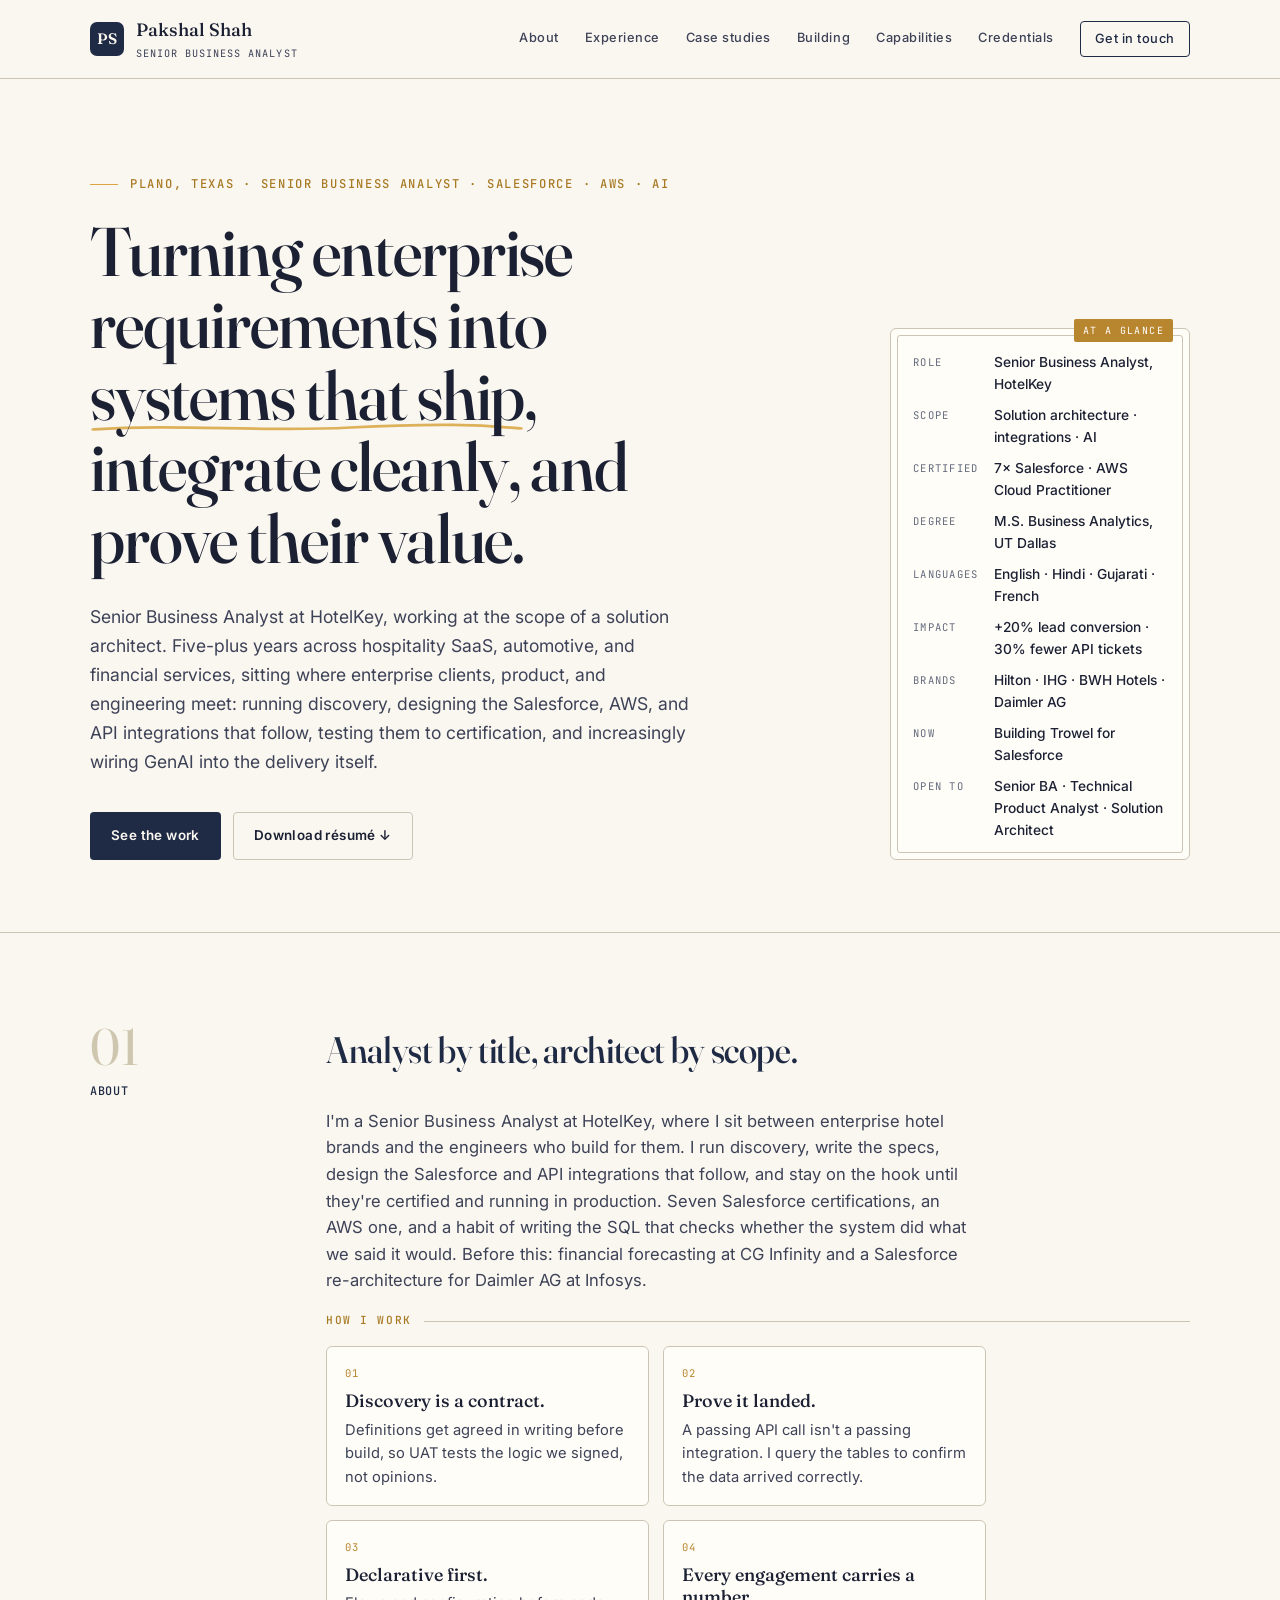
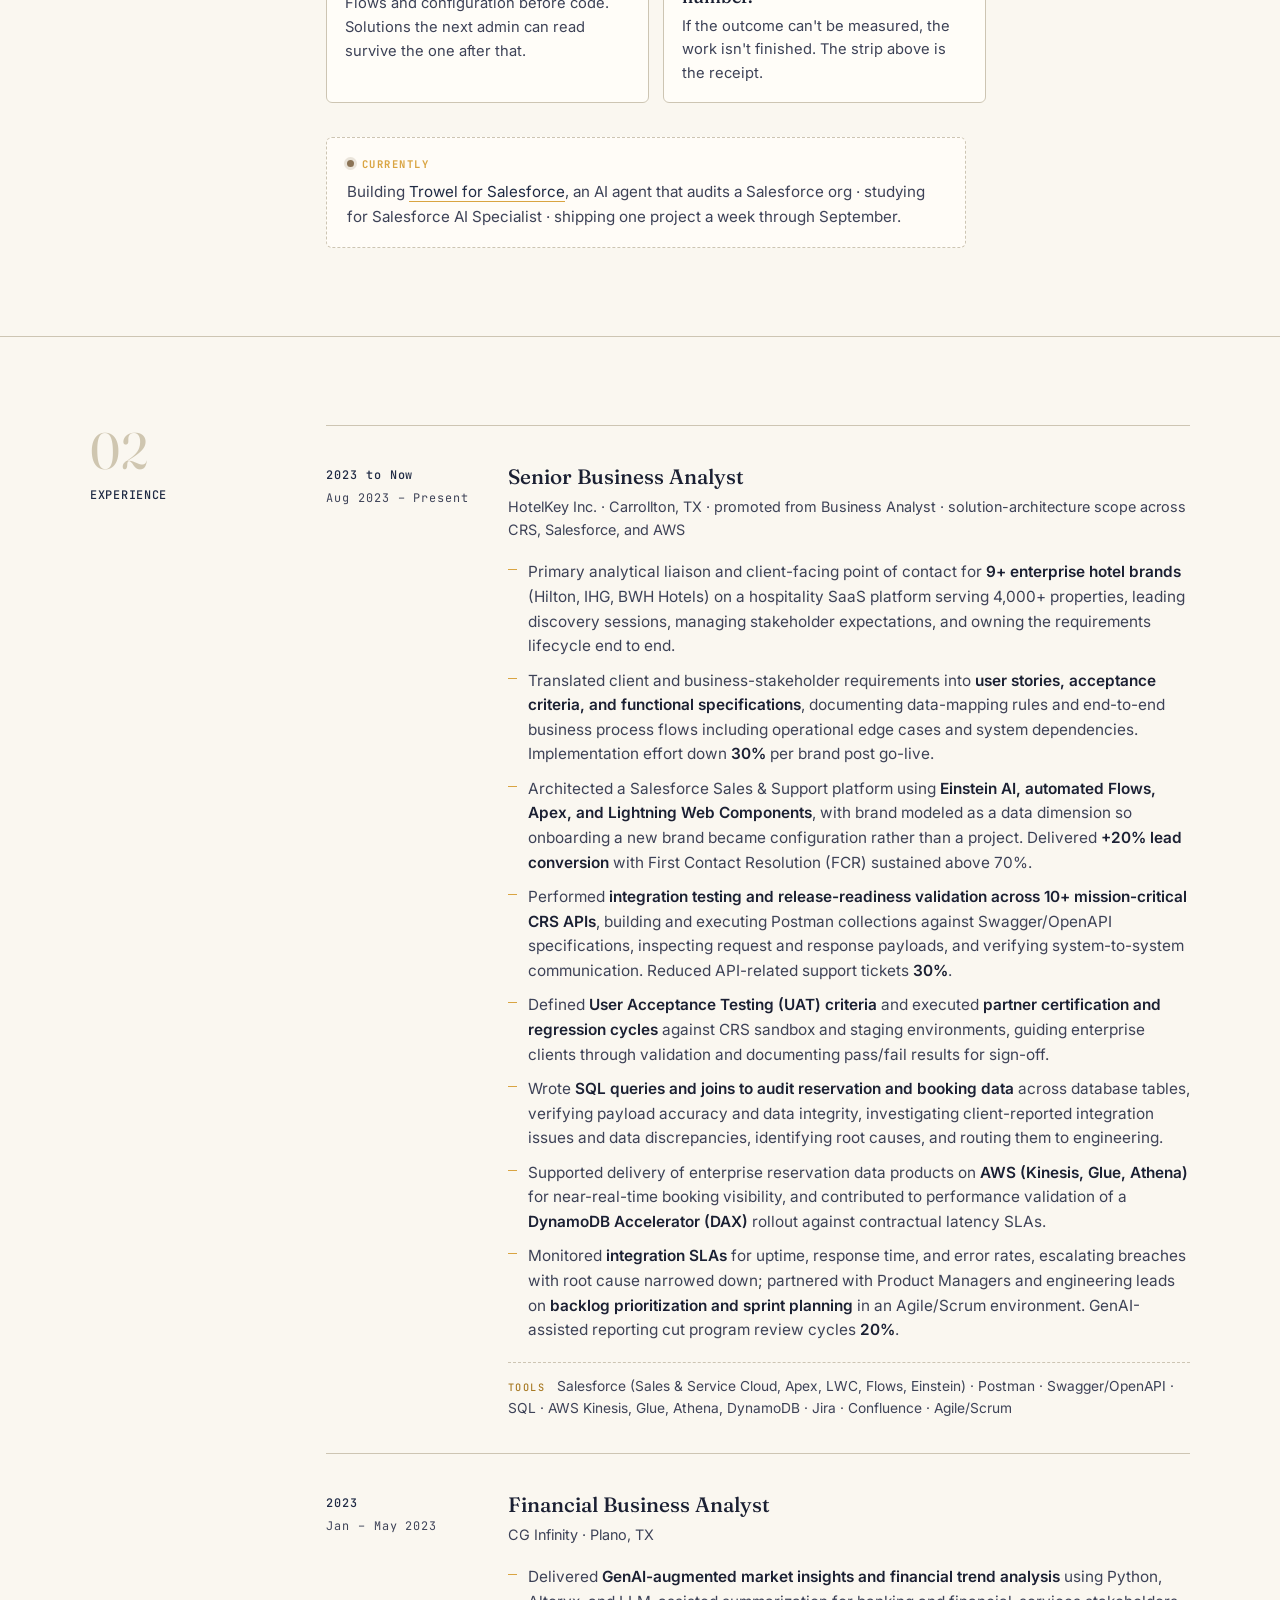
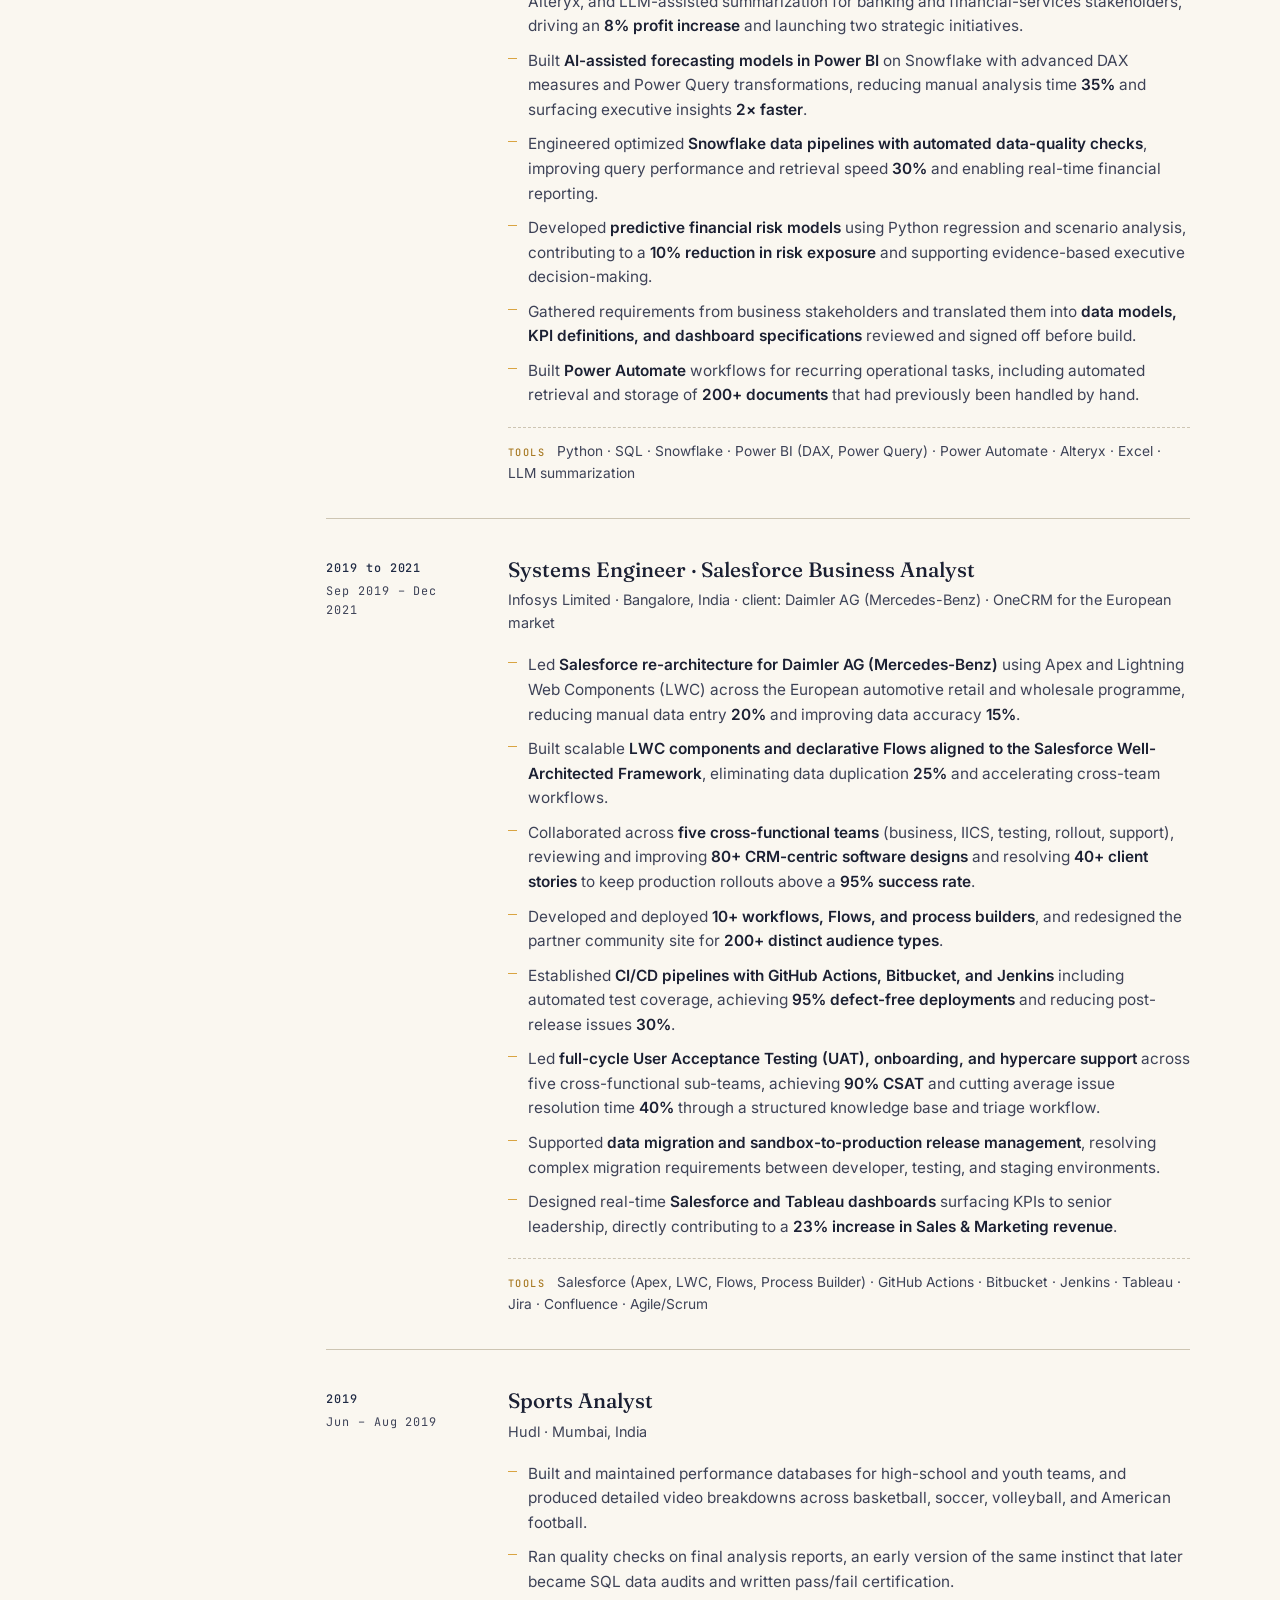
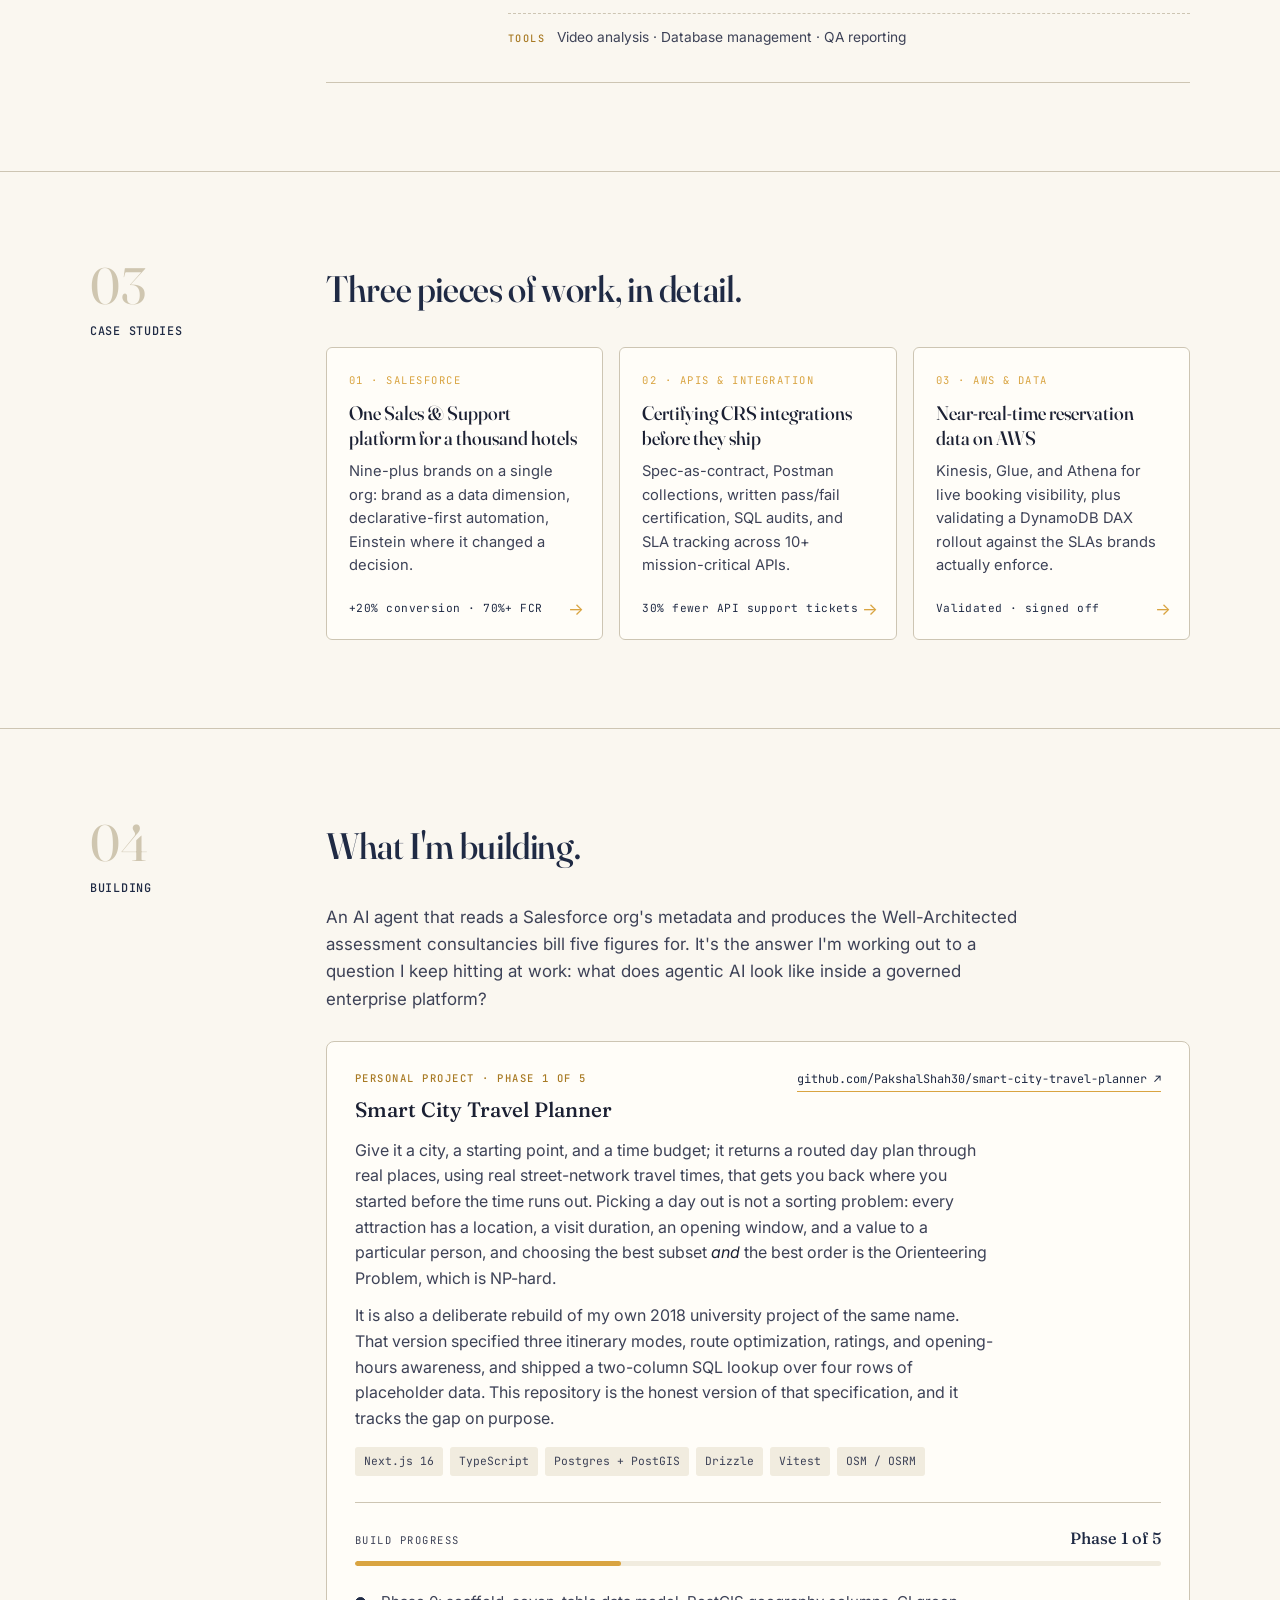
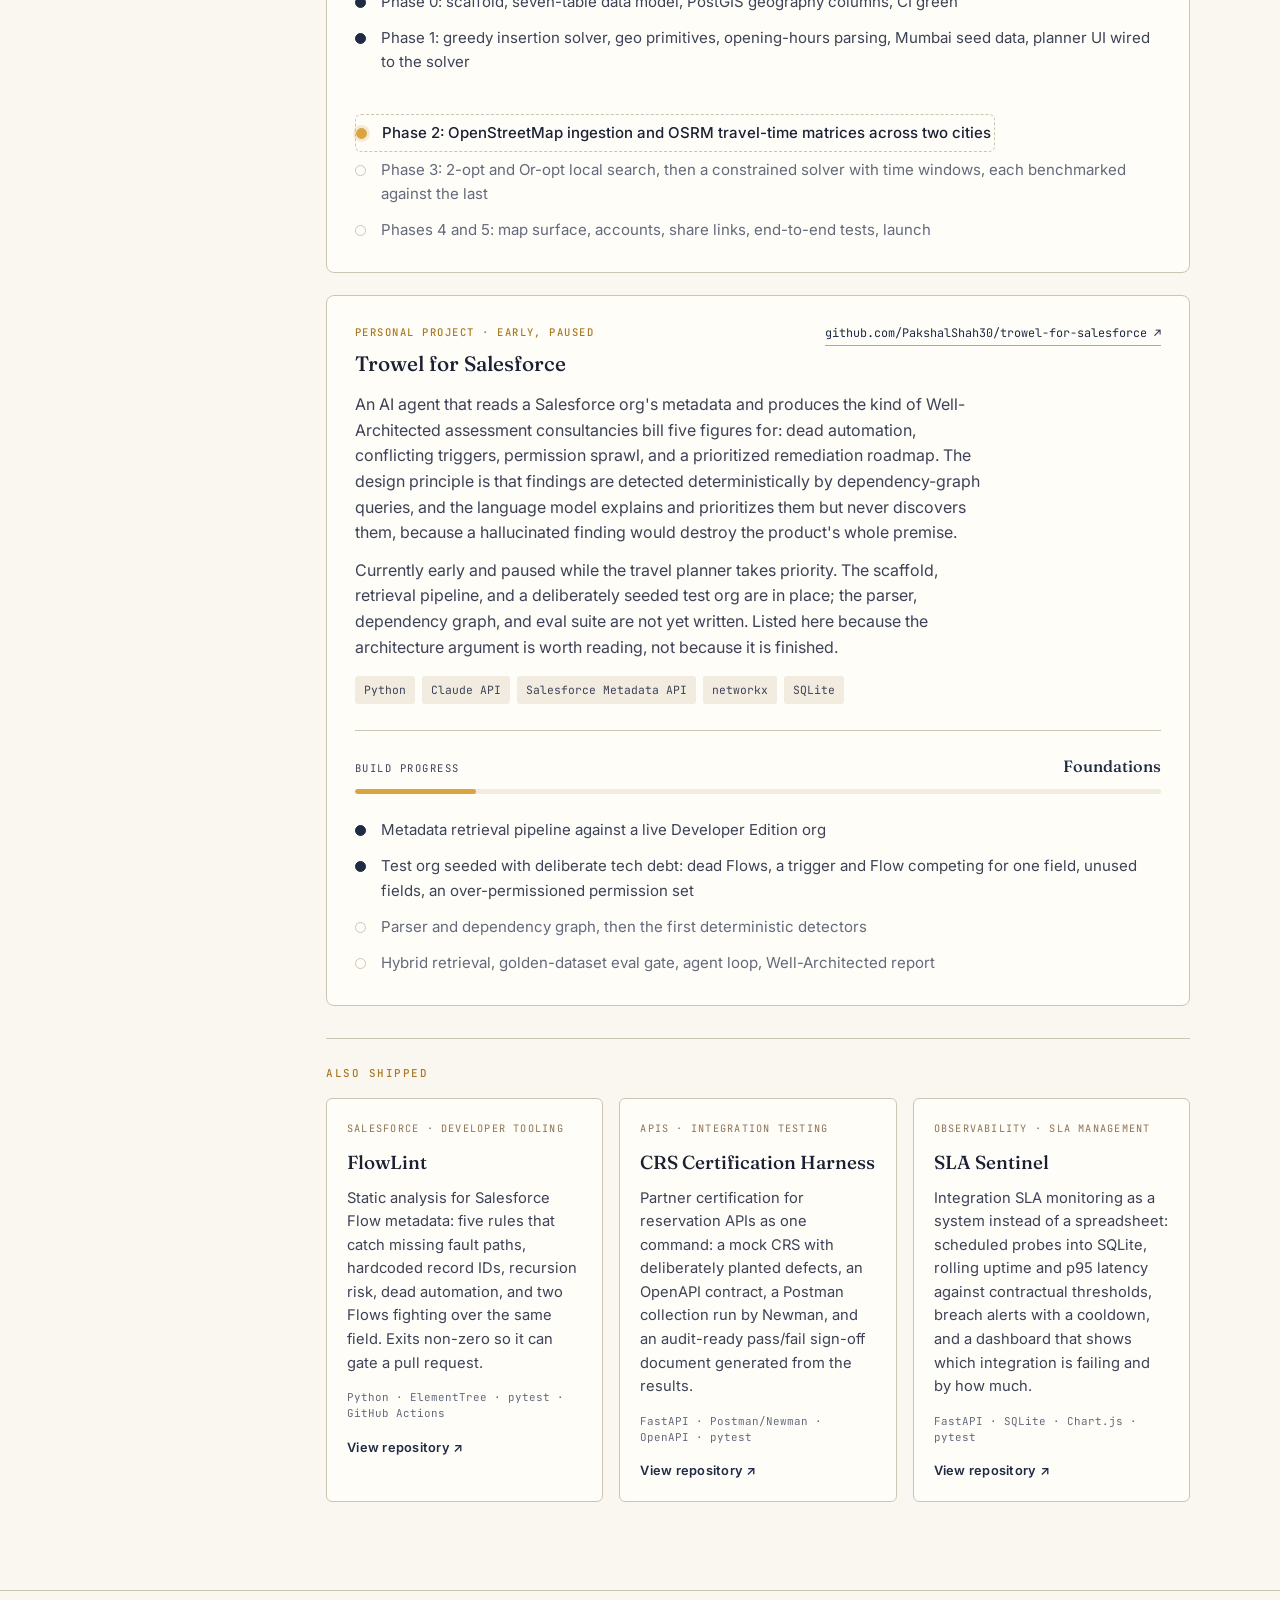
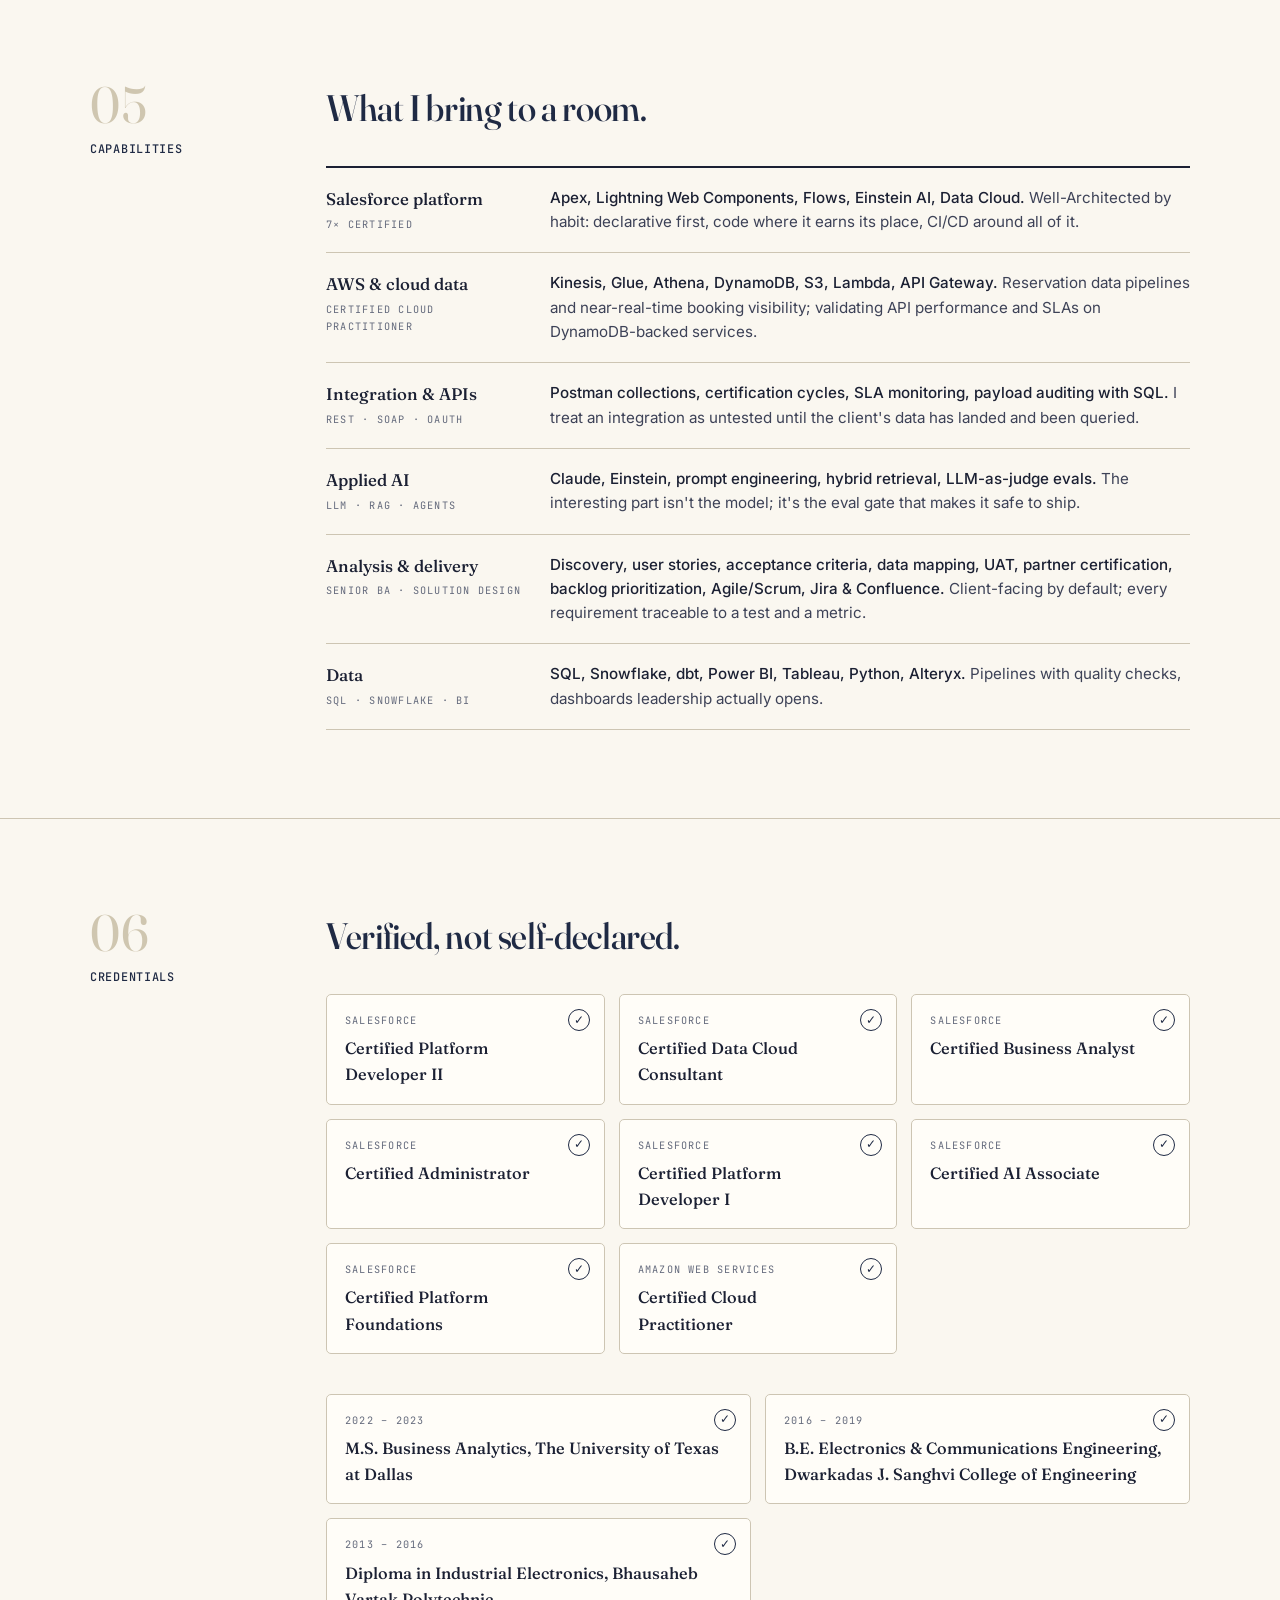
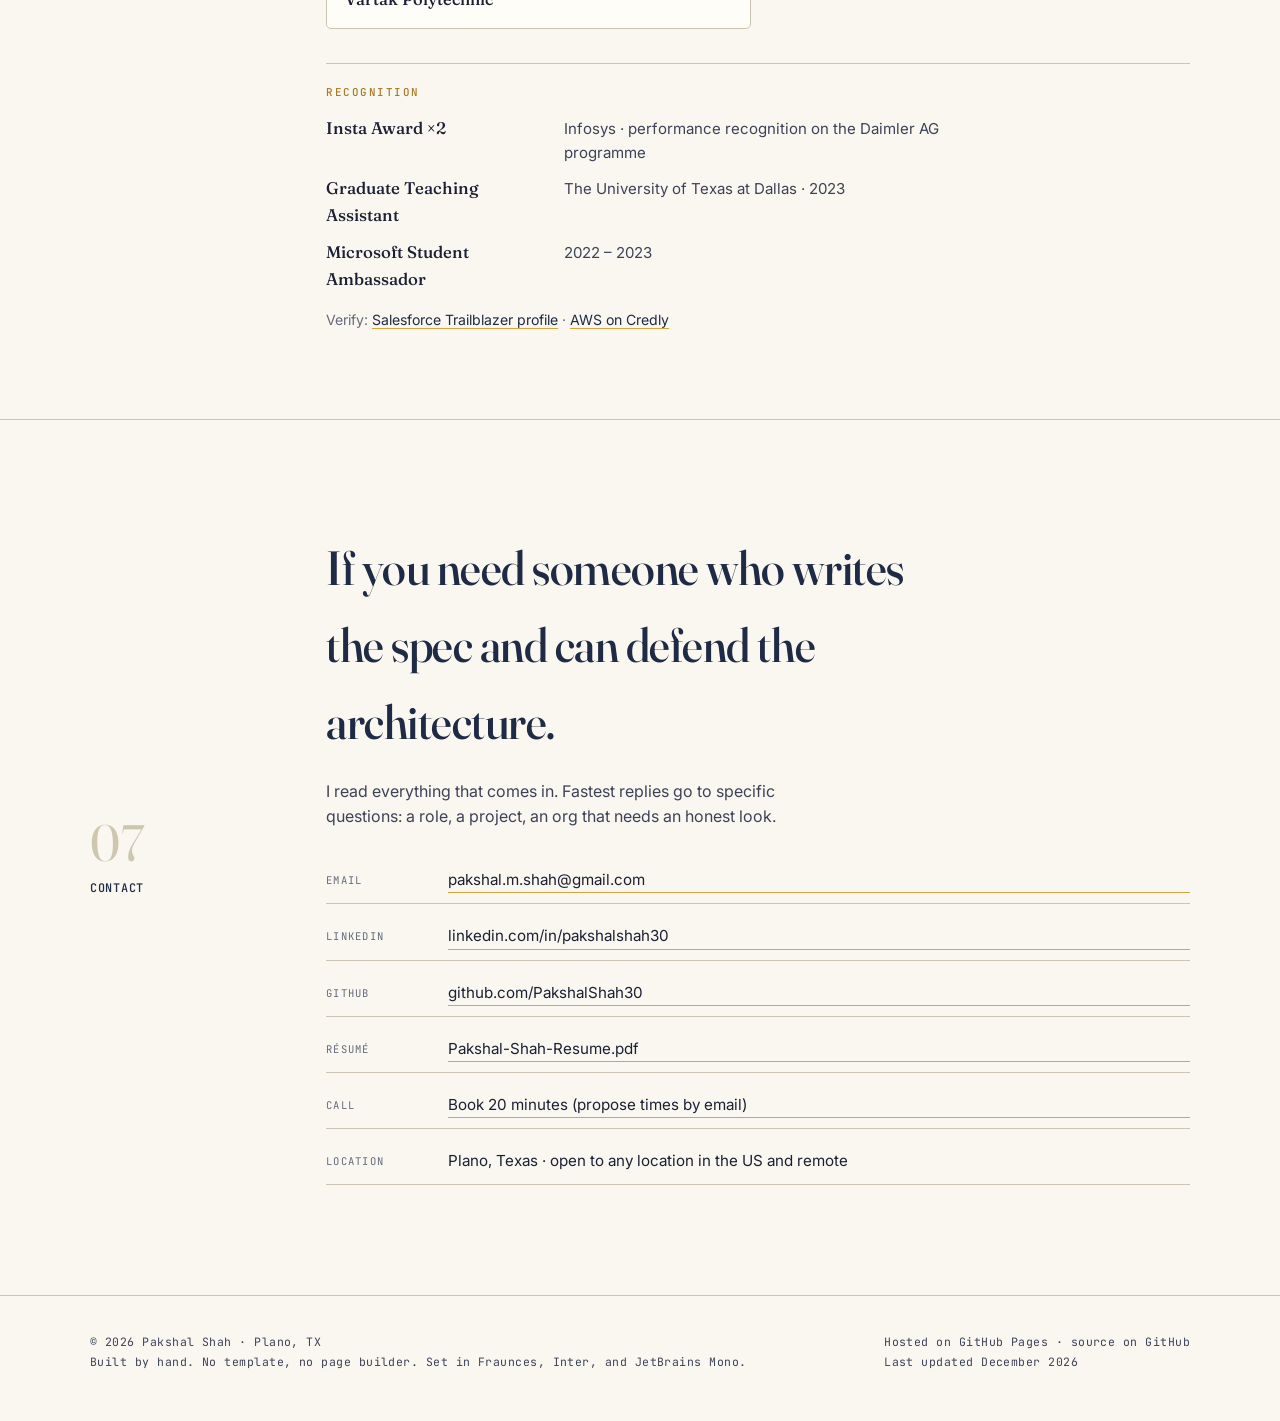
<file: index.html>
<!DOCTYPE html>
<html lang="en">
<head>
<meta charset="UTF-8">
<meta name="viewport" content="width=device-width, initial-scale=1.0">
<title>Pakshal Shah | Senior Business Analyst · Salesforce · AWS · AI</title>
<meta name="description" content="Pakshal Shah is a Senior Business Analyst in Plano, TX working at solution-architecture scope: Salesforce platform engineering, AWS and API integration, and applied AI for enterprise SaaS. 7x Salesforce certified plus AWS, with 5+ years across hospitality and financial services.">
<meta property="og:title" content="Pakshal Shah | Senior Business Analyst">
<meta property="og:description" content="Salesforce · APIs · Applied AI. Building Trowel for Salesforce and eleven other things.">
<meta property="og:url" content="https://pakshalshah.com">
<meta property="og:type" content="website">
<meta property="og:image" content="https://pakshalshah.com/og.png">
<meta property="og:image:width" content="1200">
<meta property="og:image:height" content="630">
<meta name="twitter:card" content="summary_large_image">
<meta name="twitter:image" content="https://pakshalshah.com/og.png">
<link rel="canonical" href="https://pakshalshah.com">
<link rel="icon" href="data:image/svg+xml,%3Csvg xmlns='http://www.w3.org/2000/svg' viewBox='0 0 64 64'%3E%3Crect width='64' height='64' rx='8' fill='%231f2a44'/%3E%3Ctext x='32' y='42' font-family='Georgia,serif' font-size='30' font-weight='600' fill='%23faf7f0' text-anchor='middle'%3EPS%3C/text%3E%3C/svg%3E">
<link rel="preconnect" href="https://fonts.googleapis.com">
<link rel="preconnect" href="https://fonts.gstatic.com" crossorigin>
<link href="https://fonts.googleapis.com/css2?family=Fraunces:ital,opsz,wght@0,9..144,400;0,9..144,500;0,9..144,600;1,9..144,400&family=Inter:wght@400;500;600&family=JetBrains+Mono:wght@400;500&display=swap" rel="stylesheet">
<script type="application/ld+json">
{"@context":"https://schema.org","@type":"Person","name":"Pakshal Shah","jobTitle":"Senior Business Analyst","url":"https://pakshalshah.com","email":"mailto:pakshal.m.shah@gmail.com","address":{"@type":"PostalAddress","addressLocality":"Plano","addressRegion":"TX","addressCountry":"US"},"sameAs":["https://linkedin.com/in/pakshalshah30","https://github.com/PakshalShah30"],"alumniOf":[{"@type":"CollegeOrUniversity","name":"The University of Texas at Dallas"},{"@type":"CollegeOrUniversity","name":"University of Mumbai"}],"knowsAbout":["Salesforce","Apex","Lightning Web Components","REST APIs","AWS","Generative AI","Snowflake","Power BI"]}
</script>
<style>
  :root{
    --ink:#1b2033;
    --ink-2:#3d4257;
    --ink-3:#646a7c;
    --paper:#faf7f0;
    --paper-2:#f1ecdf;
    --rule:#cdc5b3;
    --green:#1f2a44;
    --green-2:#2b3a5e;
    --brass:#d9a441;
    --violet:#8b7355;
    --serif:'Fraunces', Georgia, 'Times New Roman', serif;
    --sans:'Inter', -apple-system, 'Segoe UI', sans-serif;
    --mono:'JetBrains Mono', 'SF Mono', Menlo, monospace;
    --rail:180px;
  }
  *{margin:0;padding:0;box-sizing:border-box}
  html{scroll-behavior:smooth}
  body{
    background:var(--paper);color:var(--ink);font-family:var(--sans);font-size:16px;line-height:1.6;
    -webkit-font-smoothing:antialiased;
  }
  ::selection{background:var(--green);color:var(--paper)}
  a{color:inherit}

  /* ---------- Layout: two-column editorial grid ---------- */
  .page{max-width:1180px;margin:0 auto;padding:0 40px}
  .row{display:grid;grid-template-columns:var(--rail) 1fr;gap:56px;align-items:start}
  .rail{position:sticky;top:96px;font-family:var(--mono);font-size:.74rem;letter-spacing:.06em;text-transform:uppercase;color:var(--ink-2)}
  .rail .num{font-family:var(--serif);font-size:3.2rem;font-weight:400;color:#cfc6b0;line-height:1;display:block;margin-bottom:10px;font-variation-settings:'opsz' 144}
  .rail .lbl{color:var(--green);font-weight:500}
  @media(max-width:860px){.row{grid-template-columns:1fr;gap:18px}.rail{position:static}.rail .num{font-size:2rem;display:inline;margin-right:10px}}

  /* ---------- Nav ---------- */
  nav{position:sticky;top:0;z-index:50;background:rgba(250,247,240,.92);backdrop-filter:blur(10px);border-bottom:1px solid var(--rule)}
  .nav-in{max-width:1180px;margin:0 auto;padding:16px 40px;display:flex;align-items:center;justify-content:space-between}
  .brand{display:flex;align-items:center;gap:12px;text-decoration:none}
  .mark{width:34px;height:34px;border-radius:7px;background:var(--green);color:var(--paper);font-family:var(--serif);font-weight:600;font-size:.95rem;display:grid;place-items:center;letter-spacing:.02em}
  .brand-name{font-family:var(--serif);font-size:1.12rem;font-weight:500;color:var(--ink)}
  .brand-name small{display:block;font-family:var(--mono);font-size:.64rem;letter-spacing:.1em;text-transform:uppercase;color:var(--ink-2);font-weight:400;margin-top:1px}
  .links{display:flex;gap:26px;align-items:center}
  .links a{font-size:.8rem;font-weight:500;letter-spacing:.04em;color:var(--ink-2);text-decoration:none;position:relative;padding-bottom:2px}
  .links a::after{content:"";position:absolute;left:0;bottom:-2px;width:0;height:1px;background:var(--brass);transition:width .25s}
  .links a:hover::after{width:100%}
  .links .cta{border:1px solid var(--green);color:var(--green);padding:7px 14px;border-radius:4px}
  .links .cta::after{display:none}
  .links .cta:hover{background:var(--green);color:var(--paper)}
  @media(max-width:860px){.links a:not(.cta){display:none}}

  /* ---------- Hero ---------- */
  header{padding:96px 0 72px;border-bottom:1px solid var(--rule)}
  .hero{display:grid;grid-template-columns:1fr 300px;gap:56px;align-items:end}
  .kicker{font-family:var(--mono);font-size:.76rem;letter-spacing:.14em;text-transform:uppercase;color:#a87a24;font-weight:500;margin-bottom:22px;display:flex;align-items:center;gap:12px}
  .kicker::before{content:"";width:28px;height:1px;background:var(--brass)}
  h1{font-family:var(--serif);font-weight:500;font-size:clamp(2.5rem,5.4vw,4.3rem);line-height:1.04;letter-spacing:-.015em;font-variation-settings:'opsz' 144;max-width:16ch}
  h1 .u{position:relative;white-space:nowrap}
  h1 .u::after{content:"";position:absolute;left:0;right:0;bottom:.06em;height:.16em;background:url("data:image/svg+xml,%3Csvg xmlns='http://www.w3.org/2000/svg' viewBox='0 0 200 12' preserveAspectRatio='none'%3E%3Cpath d='M2 8 C 40 2, 80 11, 120 6 S 180 3, 198 7' fill='none' stroke='%23d9a441' stroke-width='3' stroke-linecap='round'/%3E%3C/svg%3E") no-repeat;background-size:100% 100%;z-index:-1;opacity:.85}
  .lede{margin-top:28px;font-size:1.1rem;color:var(--ink-2);max-width:56ch;line-height:1.65}
  .hero-actions{margin-top:36px;display:flex;gap:12px;flex-wrap:wrap}
  .btn{display:inline-flex;align-items:center;gap:8px;padding:12px 20px;border-radius:4px;font-size:.84rem;font-weight:600;letter-spacing:.03em;text-decoration:none;transition:all .2s;border:1px solid transparent}
  .btn-solid{background:var(--green);color:var(--paper)}
  .btn-solid:hover{background:var(--green-2)}
  .btn-line{border-color:var(--rule);color:var(--ink)}
  .btn-line:hover{border-color:var(--green);color:var(--green)}

  .card-id{border:1px solid var(--rule);background:#fffdf8;border-radius:6px;padding:22px 22px 18px;font-size:.86rem;position:relative}
  .card-id::before{content:"";position:absolute;inset:6px;border:1px solid var(--rule);border-radius:3px;pointer-events:none}
  .card-id dl{display:grid;grid-template-columns:auto 1fr;gap:9px 16px}
  .card-id dt{font-family:var(--mono);font-size:.66rem;letter-spacing:.12em;text-transform:uppercase;color:var(--ink-3);padding-top:3px}
  .card-id dd{color:var(--ink);font-weight:500}
  .card-id .stamp{position:absolute;top:-10px;right:16px;background:#b8862e;color:#fff;font-family:var(--mono);font-size:.62rem;letter-spacing:.14em;text-transform:uppercase;padding:4px 9px;border-radius:2px}
  @media(max-width:860px){.hero{grid-template-columns:1fr}}

  /* ---------- Sections ---------- */
  section{padding:88px 0;border-bottom:1px solid var(--rule)}
  h2{font-family:var(--serif);font-weight:500;font-size:clamp(1.7rem,3vw,2.3rem);letter-spacing:-.01em;margin-bottom:28px;font-variation-settings:'opsz' 144;color:var(--green)}
  .prose p{color:var(--ink-2);font-size:1.04rem;margin-bottom:1.1em;max-width:64ch}
  .prose p strong{color:var(--ink);font-weight:600}
  .pull{border-left:2px solid var(--brass);padding:6px 0 6px 20px;margin:26px 0;font-family:var(--serif);font-style:italic;font-size:1.15rem;color:var(--ink);max-width:52ch}

  .bio{font-size:1.08rem;color:var(--ink-2);max-width:66ch;margin-bottom:34px}
  .how h3{font-family:var(--mono);font-size:.7rem;letter-spacing:.14em;text-transform:uppercase;color:#a87a24;font-weight:500;margin-bottom:16px;display:flex;align-items:center;gap:12px}
  .how h3::after{content:"";flex:1;height:1px;background:var(--rule)}
  .how-grid{display:grid;grid-template-columns:1fr 1fr;gap:14px;max-width:66ch}
  .how-item{border:1px solid var(--rule);background:#fffdf8;border-radius:6px;padding:18px 18px 16px;position:relative}
  .how-item .k{font-family:var(--mono);font-size:.66rem;color:#b8862e;letter-spacing:.1em;display:block;margin-bottom:8px}
  .how-item b{font-family:var(--serif);font-weight:500;font-size:1.12rem;color:var(--ink);display:block;margin-bottom:6px;line-height:1.25}
  .how-item p{font-size:.92rem;color:var(--ink-2);margin:0}
  .now a{color:var(--green);text-decoration:none;border-bottom:1px solid var(--brass)}
  @media(max-width:600px){.how-grid{grid-template-columns:1fr}}

  /* Now block */
  .now{margin-top:34px;border:1px dashed var(--rule);border-radius:6px;padding:18px 20px;background:rgba(255,253,248,.85);max-width:64ch}
  .now h4{font-family:var(--mono);font-size:.66rem;letter-spacing:.14em;text-transform:uppercase;color:var(--brass);margin-bottom:8px;display:flex;align-items:center;gap:8px}
  .now h4::before{content:"";width:7px;height:7px;border-radius:50%;background:#8b7355;box-shadow:0 0 0 3px rgba(139,115,85,.18)}
  .now p{font-size:.95rem;color:var(--ink-2);margin:0}

  /* Experience */
  .xp{border-top:1px solid var(--rule)}
  .job{display:grid;grid-template-columns:150px 1fr;gap:32px;padding:34px 0;border-bottom:1px solid var(--rule)}
  .job .when{font-family:var(--mono);font-size:.74rem;letter-spacing:.08em;color:var(--ink-2);padding-top:6px}
  .job .when b{display:block;color:var(--green);font-weight:500;margin-bottom:4px}
  .job h3{font-family:var(--serif);font-weight:500;font-size:1.3rem;margin-bottom:2px}
  .job .co{font-size:.9rem;color:var(--ink-2);margin-bottom:14px}
  .job ul{list-style:none}
  .job li{position:relative;padding:5px 0 5px 20px;color:var(--ink-2);font-size:.96rem}
  .job li::before{content:"";position:absolute;left:0;top:14px;width:9px;height:1px;background:var(--brass)}
  .job li b{color:var(--ink);font-weight:600}
  .job .tools{margin-top:14px;padding-top:12px;border-top:1px dashed var(--rule);font-size:.86rem;color:var(--ink-2);line-height:1.6}
  .job .tools span{font-family:var(--mono);font-size:.64rem;letter-spacing:.14em;text-transform:uppercase;color:#a87a24;font-weight:500;margin-right:8px}
  @media(max-width:860px){.job{grid-template-columns:1fr;gap:8px}}

  /* Featured project */
  .lead-p{color:var(--ink-2);font-size:1.06rem;max-width:64ch;margin-bottom:28px}
  .feat{border:1px solid var(--rule);background:#fffdf8;border-radius:8px;padding:28px 28px 24px}
  .feat-top{display:flex;justify-content:space-between;align-items:flex-start;gap:20px;flex-wrap:wrap;margin-bottom:12px}
  .feat-k{font-family:var(--mono);font-size:.66rem;letter-spacing:.14em;text-transform:uppercase;color:#a87a24;font-weight:500;display:block;margin-bottom:6px}
  .feat h3{font-family:var(--serif);font-weight:500;font-size:1.3rem;color:var(--ink)}
  .feat-repo{font-family:var(--mono);font-size:.74rem;color:var(--green);text-decoration:none;border-bottom:1px solid var(--brass);padding-bottom:2px}
  .feat-repo:hover{color:var(--brass)}
  .feat p{color:var(--ink-2);font-size:1rem;max-width:64ch}
  .feat-stack{display:flex;flex-wrap:wrap;gap:7px;margin-top:16px}
  .feat-stack span{font-family:var(--mono);font-size:.71rem;padding:5px 9px;background:var(--paper-2);border-radius:3px;color:var(--ink-2)}
  .prog{margin-top:26px;padding-top:22px;border-top:1px solid var(--rule)}
  .prog-head{display:flex;justify-content:space-between;align-items:baseline;margin-bottom:10px}
  .prog-head span{font-family:var(--mono);font-size:.66rem;letter-spacing:.14em;text-transform:uppercase;color:var(--ink-2)}
  .prog-head b{font-family:var(--serif);font-size:1.02rem;font-weight:500;color:var(--green)}
  .prog-bar{height:5px;background:var(--paper-2);border-radius:3px;overflow:hidden}
  .prog-bar i{display:block;height:100%;background:var(--brass);border-radius:3px}
  .prog-list{list-style:none;margin-top:18px}
  .prog-list li{position:relative;padding:6px 0 6px 26px;font-size:.94rem;color:var(--ink-3)}
  .prog-list li::before{content:"";position:absolute;left:0;top:13px;width:9px;height:9px;border-radius:50%;border:1.5px solid var(--rule);background:transparent}
  .prog-list li.done{color:var(--ink-2)}
  .prog-list li.done::before{background:var(--green);border-color:var(--green)}
  .prog-list li.now{color:var(--ink);font-weight:500}
  .prog-list li.now::before{background:var(--brass);border-color:var(--brass);box-shadow:0 0 0 3px rgba(217,164,65,.22)}

  .feat-2{margin-top:22px}
  .feat p+p{margin-top:12px}
  .feat p em{font-style:italic;color:var(--ink)}

  /* Shipped projects */
  .shipped{margin-top:32px;border-top:1px solid var(--rule);padding-top:26px}
  .shipped h4{font-family:var(--mono);font-size:.68rem;letter-spacing:.14em;text-transform:uppercase;color:#a87a24;font-weight:500;margin-bottom:16px}
  .ship-grid{display:grid;grid-template-columns:repeat(3,1fr);gap:16px}
  .ship{display:block;text-decoration:none;color:inherit;border:1px solid var(--rule);background:#fffdf8;border-radius:6px;padding:22px 20px 18px;transition:border-color .2s,transform .2s}
  .ship:hover{border-color:var(--green);transform:translateY(-2px)}
  .ship-cat{font-family:var(--mono);font-size:.64rem;letter-spacing:.12em;text-transform:uppercase;color:#8b7355;display:block;margin-bottom:10px}
  .ship h3{font-family:var(--serif);font-weight:500;font-size:1.18rem;color:var(--ink);margin-bottom:9px}
  .ship p{font-size:.92rem;color:var(--ink-2);margin-bottom:14px}
  .ship-meta{font-family:var(--mono);font-size:.68rem;color:var(--ink-3);display:block;margin-bottom:12px;line-height:1.5}
  .ship-link{font-size:.8rem;font-weight:600;color:var(--green);letter-spacing:.02em}
  @media(max-width:860px){.ship-grid{grid-template-columns:1fr}}

  /* Capabilities matrix */
  .matrix{border-top:2px solid var(--ink)}
  .mrow{display:grid;grid-template-columns:200px 1fr;gap:24px;padding:18px 0;border-bottom:1px solid var(--rule)}
  .mrow h4{font-family:var(--serif);font-weight:500;font-size:1.05rem}
  .mrow h4 small{display:block;font-family:var(--mono);font-size:.64rem;letter-spacing:.12em;text-transform:uppercase;color:var(--ink-3);font-weight:400;margin-top:4px}
  .mrow p{color:var(--ink-2);font-size:.95rem}
  .mrow p b{color:var(--ink);font-weight:500}
  @media(max-width:860px){.mrow{grid-template-columns:1fr;gap:6px}}

  /* Credentials */
  .creds{display:grid;grid-template-columns:repeat(3,1fr);gap:14px}
  .cred{border:1px solid var(--rule);background:#fffdf8;border-radius:5px;padding:18px 18px 16px;position:relative}
  .cred::after{content:"✓";position:absolute;top:14px;right:14px;font-family:var(--mono);font-size:.72rem;color:var(--green);border:1px solid var(--green);width:20px;height:20px;border-radius:50%;display:grid;place-items:center}
  .cred small{font-family:var(--mono);font-size:.64rem;letter-spacing:.12em;text-transform:uppercase;color:var(--ink-3);display:block;margin-bottom:6px}
  .cred b{font-family:var(--serif);font-weight:500;font-size:1.02rem;display:block;padding-right:28px}
  .edu{margin-top:40px;display:grid;grid-template-columns:repeat(2,1fr);gap:14px}
  @media(max-width:860px){.creds,.edu{grid-template-columns:1fr}}

  /* Contact */
  .contact{padding:110px 0;border-bottom:none}
  .contact .row{align-items:center}
  .contact h2{font-size:clamp(2rem,4.2vw,3rem);max-width:20ch;margin-bottom:18px}
  .contact p{color:var(--ink-2);max-width:48ch;margin-bottom:28px}
  .contact-list{list-style:none;display:grid;gap:10px}
  .contact-list li{display:grid;grid-template-columns:110px 1fr;gap:12px;font-size:.95rem;border-bottom:1px solid var(--rule);padding:10px 0}
  .contact-list li span{font-family:var(--mono);font-size:.66rem;letter-spacing:.12em;text-transform:uppercase;color:var(--ink-3);padding-top:4px}
  .contact-list li a{color:var(--ink);text-decoration:none;border-bottom:1px solid var(--brass)}

  footer{padding:36px 0 48px;border-top:1px solid var(--rule)}
  .colophon{display:flex;justify-content:space-between;gap:24px;flex-wrap:wrap;font-family:var(--mono);font-size:.72rem;letter-spacing:.04em;color:var(--ink-2);line-height:1.8}
  .colophon a{color:var(--ink-2);text-decoration:none}

  /* Case studies */
  .cases{display:grid;grid-template-columns:repeat(3,1fr);gap:16px}
  .case{display:block;text-decoration:none;color:inherit;border:1px solid var(--rule);background:#fffdf8;border-radius:6px;padding:24px 22px 20px;position:relative;transition:border-color .2s,transform .2s}
  .case:hover{border-color:var(--green);transform:translateY(-2px)}
  .case .n{font-family:var(--mono);font-size:.66rem;letter-spacing:.14em;text-transform:uppercase;color:var(--brass);display:block;margin-bottom:12px}
  .case h3{font-family:var(--serif);font-weight:500;font-size:1.22rem;line-height:1.25;margin-bottom:10px;font-variation-settings:'opsz' 144}
  .case p{font-size:.92rem;color:var(--ink-2);margin-bottom:16px}
  .case .m{font-family:var(--mono);font-size:.7rem;color:var(--green);letter-spacing:.04em}
  .case .go{position:absolute;right:18px;bottom:16px;color:var(--brass);font-size:1.05rem}
  @media(max-width:860px){.cases{grid-template-columns:1fr}}

  .awards{margin-top:34px;border-top:1px solid var(--rule);padding-top:20px}
  .awards h4{font-family:var(--mono);font-size:.68rem;letter-spacing:.14em;text-transform:uppercase;color:#a87a24;font-weight:500;margin-bottom:14px}
  .awards ul{list-style:none;display:grid;gap:10px;max-width:66ch}
  .awards li{display:grid;grid-template-columns:220px 1fr;gap:18px;align-items:baseline;font-size:.94rem}
  .awards li b{font-family:var(--serif);font-weight:500;font-size:1.05rem;color:var(--ink)}
  .awards li span{color:var(--ink-2)}
  @media(max-width:700px){.awards li{grid-template-columns:1fr;gap:2px}}

  /* Credential verification */
  .verify{margin-top:16px;font-size:.88rem;color:var(--ink-3)}
  .verify a{color:var(--green);text-decoration:none;border-bottom:1px solid var(--brass)}

  /* Reveal */
  .rv{opacity:0;transform:translateY(16px);transition:opacity .6s ease,transform .6s ease}
  .rv.on{opacity:1;transform:none}
  @media(prefers-reduced-motion:reduce){.rv{opacity:1;transform:none;transition:none}}
  @media print{nav,.hero-actions,.filters,footer{display:none}body{background:#fff}}
</style>
</head>
<body>

<nav>
  <div class="nav-in">
    <a class="brand" href="#top" aria-label="Pakshal Shah, home">
      <span class="mark">PS</span>
      <span class="brand-name">Pakshal Shah<small>Senior Business Analyst</small></span>
    </a>
    <div class="links">
      <a href="#about">About</a>
      <a href="#experience">Experience</a>
      <a href="#work">Case studies</a>
      <a href="#projects">Building</a>
      <a href="#capabilities">Capabilities</a>
      <a href="#credentials">Credentials</a>
      <a class="cta" href="#contact">Get in touch</a>
    </div>
  </div>
</nav>

<header id="top">
  <div class="page hero">
    <div>
      <p class="kicker rv">Plano, Texas · Senior Business Analyst · Salesforce · AWS · AI</p>
      <h1 class="rv">Turning enterprise requirements into <span class="u">systems that ship</span>, integrate cleanly, and prove their value.</h1>
      <p class="lede rv">Senior Business Analyst at HotelKey, working at the scope of a solution architect. Five-plus years across hospitality SaaS, automotive, and financial services, sitting where enterprise clients, product, and engineering meet: running discovery, designing the Salesforce, AWS, and API integrations that follow, testing them to certification, and increasingly wiring GenAI into the delivery itself.</p>
      <div class="hero-actions rv">
        <a class="btn btn-solid" href="#work">See the work</a>
        <a class="btn btn-line" href="Pakshal-Shah-Resume.pdf" download>Download résumé ↓</a>
      </div>
    </div>
    <aside class="card-id rv" aria-label="At a glance">
      <span class="stamp">At a glance</span>
      <dl>
        <dt>Role</dt><dd>Senior Business Analyst, HotelKey</dd>
        <dt>Scope</dt><dd>Solution architecture · integrations · AI</dd>
        <dt>Certified</dt><dd>7× Salesforce · AWS Cloud Practitioner</dd>
        <dt>Degree</dt><dd>M.S. Business Analytics, UT Dallas</dd>
        <dt>Languages</dt><dd>English · Hindi · Gujarati · French</dd>
        <dt>Impact</dt><dd>+20% lead conversion · 30% fewer API tickets</dd>
        <dt>Brands</dt><dd>Hilton · IHG · BWH Hotels · Daimler AG</dd>
        <dt>Now</dt><dd>Building Trowel for Salesforce</dd>
        <dt>Open to</dt><dd>Senior BA · Technical Product Analyst · Solution Architect</dd>
      </dl>
    </aside>
  </div>
</header>

<section id="about">
  <div class="page row">
    <div class="rail"><span class="num">01</span><span class="lbl">About</span></div>
    <div class="prose">
      <h2 class="rv">Analyst by title, architect by scope.</h2>
      <p class="rv bio">I'm a Senior Business Analyst at HotelKey, where I sit between enterprise hotel brands and the engineers who build for them. I run discovery, write the specs, design the Salesforce and API integrations that follow, and stay on the hook until they're certified and running in production. Seven Salesforce certifications, an AWS one, and a habit of writing the SQL that checks whether the system did what we said it would. Before this: financial forecasting at CG Infinity and a Salesforce re-architecture for Daimler AG at Infosys.</p>

      <div class="how rv">
        <h3>How I work</h3>
        <div class="how-grid">
          <div class="how-item"><span class="k">01</span><b>Discovery is a contract.</b><p>Definitions get agreed in writing before build, so UAT tests the logic we signed, not opinions.</p></div>
          <div class="how-item"><span class="k">02</span><b>Prove it landed.</b><p>A passing API call isn't a passing integration. I query the tables to confirm the data arrived correctly.</p></div>
          <div class="how-item"><span class="k">03</span><b>Declarative first.</b><p>Flows and configuration before code. Solutions the next admin can read survive the one after that.</p></div>
          <div class="how-item"><span class="k">04</span><b>Every engagement carries a number.</b><p>If the outcome can't be measured, the work isn't finished. The strip above is the receipt.</p></div>
        </div>
      </div>

      <div class="now rv">
        <h4>Currently</h4>
        <p>Building <a href="#projects">Trowel for Salesforce</a>, an AI agent that audits a Salesforce org · studying for Salesforce AI Specialist · shipping one project a week through September.</p>
      </div>
    </div>
  </div>
</section>

<section id="experience">
  <div class="page row">
    <div class="rail"><span class="num">02</span><span class="lbl">Experience</span></div>
    <div class="xp">

      <div class="job rv">
        <div class="when"><b>2023 to Now</b>Aug 2023 – Present</div>
        <div>
          <h3>Senior Business Analyst</h3>
          <div class="co">HotelKey Inc. · Carrollton, TX · promoted from Business Analyst · solution-architecture scope across CRS, Salesforce, and AWS</div>
          <ul>
            <li>Primary analytical liaison and client-facing point of contact for <b>9+ enterprise hotel brands</b> (Hilton, IHG, BWH Hotels) on a hospitality SaaS platform serving 4,000+ properties, leading discovery sessions, managing stakeholder expectations, and owning the requirements lifecycle end to end.</li>
            <li>Translated client and business-stakeholder requirements into <b>user stories, acceptance criteria, and functional specifications</b>, documenting data-mapping rules and end-to-end business process flows including operational edge cases and system dependencies. Implementation effort down <b>30%</b> per brand post go-live.</li>
            <li>Architected a Salesforce Sales &amp; Support platform using <b>Einstein AI, automated Flows, Apex, and Lightning Web Components</b>, with brand modeled as a data dimension so onboarding a new brand became configuration rather than a project. Delivered <b>+20% lead conversion</b> with First Contact Resolution (FCR) sustained above 70%.</li>
            <li>Performed <b>integration testing and release-readiness validation across 10+ mission-critical CRS APIs</b>, building and executing Postman collections against Swagger/OpenAPI specifications, inspecting request and response payloads, and verifying system-to-system communication. Reduced API-related support tickets <b>30%</b>.</li>
            <li>Defined <b>User Acceptance Testing (UAT) criteria</b> and executed <b>partner certification and regression cycles</b> against CRS sandbox and staging environments, guiding enterprise clients through validation and documenting pass/fail results for sign-off.</li>
            <li>Wrote <b>SQL queries and joins to audit reservation and booking data</b> across database tables, verifying payload accuracy and data integrity, investigating client-reported integration issues and data discrepancies, identifying root causes, and routing them to engineering.</li>
            <li>Supported delivery of enterprise reservation data products on <b>AWS (Kinesis, Glue, Athena)</b> for near-real-time booking visibility, and contributed to performance validation of a <b>DynamoDB Accelerator (DAX)</b> rollout against contractual latency SLAs.</li>
            <li>Monitored <b>integration SLAs</b> for uptime, response time, and error rates, escalating breaches with root cause narrowed down; partnered with Product Managers and engineering leads on <b>backlog prioritization and sprint planning</b> in an Agile/Scrum environment. GenAI-assisted reporting cut program review cycles <b>20%</b>.</li>
          </ul>
          <p class="tools"><span>Tools</span> Salesforce (Sales &amp; Service Cloud, Apex, LWC, Flows, Einstein) · Postman · Swagger/OpenAPI · SQL · AWS Kinesis, Glue, Athena, DynamoDB · Jira · Confluence · Agile/Scrum</p>
        </div>
      </div>

      <div class="job rv">
        <div class="when"><b>2023</b>Jan – May 2023</div>
        <div>
          <h3>Financial Business Analyst</h3>
          <div class="co">CG Infinity · Plano, TX</div>
          <ul>
            <li>Delivered <b>GenAI-augmented market insights and financial trend analysis</b> using Python, Alteryx, and LLM-assisted summarization for banking and financial-services stakeholders, driving an <b>8% profit increase</b> and launching two strategic initiatives.</li>
            <li>Built <b>AI-assisted forecasting models in Power BI</b> on Snowflake with advanced DAX measures and Power Query transformations, reducing manual analysis time <b>35%</b> and surfacing executive insights <b>2× faster</b>.</li>
            <li>Engineered optimized <b>Snowflake data pipelines with automated data-quality checks</b>, improving query performance and retrieval speed <b>30%</b> and enabling real-time financial reporting.</li>
            <li>Developed <b>predictive financial risk models</b> using Python regression and scenario analysis, contributing to a <b>10% reduction in risk exposure</b> and supporting evidence-based executive decision-making.</li>
            <li>Gathered requirements from business stakeholders and translated them into <b>data models, KPI definitions, and dashboard specifications</b> reviewed and signed off before build.</li>
            <li>Built <b>Power Automate</b> workflows for recurring operational tasks, including automated retrieval and storage of <b>200+ documents</b> that had previously been handled by hand.</li>
          </ul>
          <p class="tools"><span>Tools</span> Python · SQL · Snowflake · Power BI (DAX, Power Query) · Power Automate · Alteryx · Excel · LLM summarization</p>
        </div>
      </div>

      <div class="job rv">
        <div class="when"><b>2019 to 2021</b>Sep 2019 – Dec 2021</div>
        <div>
          <h3>Systems Engineer · Salesforce Business Analyst</h3>
          <div class="co">Infosys Limited · Bangalore, India · client: Daimler AG (Mercedes-Benz) · OneCRM for the European market</div>
          <ul>
            <li>Led <b>Salesforce re-architecture for Daimler AG (Mercedes-Benz)</b> using Apex and Lightning Web Components (LWC) across the European automotive retail and wholesale programme, reducing manual data entry <b>20%</b> and improving data accuracy <b>15%</b>.</li>
            <li>Built scalable <b>LWC components and declarative Flows aligned to the Salesforce Well-Architected Framework</b>, eliminating data duplication <b>25%</b> and accelerating cross-team workflows.</li>
            <li>Collaborated across <b>five cross-functional teams</b> (business, IICS, testing, rollout, support), reviewing and improving <b>80+ CRM-centric software designs</b> and resolving <b>40+ client stories</b> to keep production rollouts above a <b>95% success rate</b>.</li>
            <li>Developed and deployed <b>10+ workflows, Flows, and process builders</b>, and redesigned the partner community site for <b>200+ distinct audience types</b>.</li>
            <li>Established <b>CI/CD pipelines with GitHub Actions, Bitbucket, and Jenkins</b> including automated test coverage, achieving <b>95% defect-free deployments</b> and reducing post-release issues <b>30%</b>.</li>
            <li>Led <b>full-cycle User Acceptance Testing (UAT), onboarding, and hypercare support</b> across five cross-functional sub-teams, achieving <b>90% CSAT</b> and cutting average issue resolution time <b>40%</b> through a structured knowledge base and triage workflow.</li>
            <li>Supported <b>data migration and sandbox-to-production release management</b>, resolving complex migration requirements between developer, testing, and staging environments.</li>
            <li>Designed real-time <b>Salesforce and Tableau dashboards</b> surfacing KPIs to senior leadership, directly contributing to a <b>23% increase in Sales &amp; Marketing revenue</b>.</li>
          </ul>
          <p class="tools"><span>Tools</span> Salesforce (Apex, LWC, Flows, Process Builder) · GitHub Actions · Bitbucket · Jenkins · Tableau · Jira · Confluence · Agile/Scrum</p>
        </div>
      </div>

      <div class="job rv">
        <div class="when"><b>2019</b>Jun – Aug 2019</div>
        <div>
          <h3>Sports Analyst</h3>
          <div class="co">Hudl · Mumbai, India</div>
          <ul>
            <li>Built and maintained performance databases for high-school and youth teams, and produced detailed video breakdowns across basketball, soccer, volleyball, and American football.</li>
            <li>Ran quality checks on final analysis reports, an early version of the same instinct that later became SQL data audits and written pass/fail certification.</li>
          </ul>
          <p class="tools"><span>Tools</span> Video analysis · Database management · QA reporting</p>
        </div>
      </div>

    </div>
  </div>
</section>

<section id="work">
  <div class="page row">
    <div class="rail"><span class="num">03</span><span class="lbl">Case studies</span></div>
    <div>
      <h2 class="rv">Three pieces of work, in detail.</h2>
      <div class="cases rv">
        <a class="case" href="work/salesforce-sales-support-platform.html">
          <span class="n">01 · Salesforce</span>
          <h3>One Sales &amp; Support platform for a thousand hotels</h3>
          <p>Nine-plus brands on a single org: brand as a data dimension, declarative-first automation, Einstein where it changed a decision.</p>
          <span class="m">+20% conversion · 70%+ FCR</span><span class="go">→</span>
        </a>
        <a class="case" href="work/crs-api-certification.html">
          <span class="n">02 · APIs &amp; integration</span>
          <h3>Certifying CRS integrations before they ship</h3>
          <p>Spec-as-contract, Postman collections, written pass/fail certification, SQL audits, and SLA tracking across 10+ mission-critical APIs.</p>
          <span class="m">30% fewer API support tickets</span><span class="go">→</span>
        </a>
        <a class="case" href="work/aws-reservation-data.html">
          <span class="n">03 · AWS &amp; data</span>
          <h3>Near-real-time reservation data on AWS</h3>
          <p>Kinesis, Glue, and Athena for live booking visibility, plus validating a DynamoDB DAX rollout against the SLAs brands actually enforce.</p>
          <span class="m">Validated · signed off</span><span class="go">→</span>
        </a>
      </div>
    </div>
  </div>
</section>

<section id="projects">
  <div class="page row">
    <div class="rail"><span class="num">04</span><span class="lbl">Building</span></div>
    <div>
      <h2 class="rv">What I'm building.</h2>
      <p class="rv lead-p">An AI agent that reads a Salesforce org's metadata and produces the Well-Architected assessment consultancies bill five figures for. It's the answer I'm working out to a question I keep hitting at work: what does agentic AI look like inside a governed enterprise platform?</p>

      <div class="feat rv">
        <div class="feat-top">
          <div>
            <span class="feat-k">Personal project · Phase 1 of 5</span>
            <h3>Smart City Travel Planner</h3>
          </div>
          <a class="feat-repo" href="https://github.com/PakshalShah30/smart-city-travel-planner" target="_blank" rel="noopener">github.com/PakshalShah30/smart-city-travel-planner ↗</a>
        </div>
        <p>Give it a city, a starting point, and a time budget; it returns a routed day plan through real places, using real street-network travel times, that gets you back where you started before the time runs out. Picking a day out is not a sorting problem: every attraction has a location, a visit duration, an opening window, and a value to a particular person, and choosing the best subset <em>and</em> the best order is the Orienteering Problem, which is NP-hard.</p>
        <p>It is also a deliberate rebuild of my own 2018 university project of the same name. That version specified three itinerary modes, route optimization, ratings, and opening-hours awareness, and shipped a two-column SQL lookup over four rows of placeholder data. This repository is the honest version of that specification, and it tracks the gap on purpose.</p>
        <div class="feat-stack"><span>Next.js 16</span><span>TypeScript</span><span>Postgres + PostGIS</span><span>Drizzle</span><span>Vitest</span><span>OSM / OSRM</span></div>

        <div class="prog">
          <div class="prog-head"><span>Build progress</span><b>Phase 1 of 5</b></div>
          <div class="prog-bar"><i style="width:33%"></i></div>
          <ul class="prog-list">
            <li class="done">Phase 0: scaffold, seven-table data model, PostGIS geography columns, CI green</li>
            <li class="done">Phase 1: greedy insertion solver, geo primitives, opening-hours parsing, Mumbai seed data, planner UI wired to the solver</li>
            <li class="now">Phase 2: OpenStreetMap ingestion and OSRM travel-time matrices across two cities</li>
            <li>Phase 3: 2-opt and Or-opt local search, then a constrained solver with time windows, each benchmarked against the last</li>
            <li>Phases 4 and 5: map surface, accounts, share links, end-to-end tests, launch</li>
          </ul>
        </div>
      </div>

      <div class="feat feat-2 rv">
        <div class="feat-top">
          <div>
            <span class="feat-k">Personal project · early, paused</span>
            <h3>Trowel for Salesforce</h3>
          </div>
          <a class="feat-repo" href="https://github.com/PakshalShah30/trowel-for-salesforce" target="_blank" rel="noopener">github.com/PakshalShah30/trowel-for-salesforce ↗</a>
        </div>
        <p>An AI agent that reads a Salesforce org's metadata and produces the kind of Well-Architected assessment consultancies bill five figures for: dead automation, conflicting triggers, permission sprawl, and a prioritized remediation roadmap. The design principle is that findings are detected deterministically by dependency-graph queries, and the language model explains and prioritizes them but never discovers them, because a hallucinated finding would destroy the product's whole premise.</p>
        <p>Currently early and paused while the travel planner takes priority. The scaffold, retrieval pipeline, and a deliberately seeded test org are in place; the parser, dependency graph, and eval suite are not yet written. Listed here because the architecture argument is worth reading, not because it is finished.</p>
        <div class="feat-stack"><span>Python</span><span>Claude API</span><span>Salesforce Metadata API</span><span>networkx</span><span>SQLite</span></div>

        <div class="prog">
          <div class="prog-head"><span>Build progress</span><b>Foundations</b></div>
          <div class="prog-bar"><i style="width:15%"></i></div>
          <ul class="prog-list">
            <li class="done">Metadata retrieval pipeline against a live Developer Edition org</li>
            <li class="done">Test org seeded with deliberate tech debt: dead Flows, a trigger and Flow competing for one field, unused fields, an over-permissioned permission set</li>
            <li>Parser and dependency graph, then the first deterministic detectors</li>
            <li>Hybrid retrieval, golden-dataset eval gate, agent loop, Well-Architected report</li>
          </ul>
        </div>
      </div>

      <div class="shipped rv">
        <h4>Also shipped</h4>
        <div class="ship-grid">

          <a class="ship" href="https://github.com/PakshalShah30/flowlint" target="_blank" rel="noopener">
            <span class="ship-cat">Salesforce · developer tooling</span>
            <h3>FlowLint</h3>
            <p>Static analysis for Salesforce Flow metadata: five rules that catch missing fault paths, hardcoded record IDs, recursion risk, dead automation, and two Flows fighting over the same field. Exits non-zero so it can gate a pull request.</p>
            <span class="ship-meta">Python · ElementTree · pytest · GitHub Actions</span>
            <span class="ship-link">View repository ↗</span>
          </a>

          <a class="ship" href="https://github.com/PakshalShah30/crs-certification-harness" target="_blank" rel="noopener">
            <span class="ship-cat">APIs · integration testing</span>
            <h3>CRS Certification Harness</h3>
            <p>Partner certification for reservation APIs as one command: a mock CRS with deliberately planted defects, an OpenAPI contract, a Postman collection run by Newman, and an audit-ready pass/fail sign-off document generated from the results.</p>
            <span class="ship-meta">FastAPI · Postman/Newman · OpenAPI · pytest</span>
            <span class="ship-link">View repository ↗</span>
          </a>

          <a class="ship" href="https://github.com/PakshalShah30/sla-sentinel" target="_blank" rel="noopener">
            <span class="ship-cat">Observability · SLA management</span>
            <h3>SLA Sentinel</h3>
            <p>Integration SLA monitoring as a system instead of a spreadsheet: scheduled probes into SQLite, rolling uptime and p95 latency against contractual thresholds, breach alerts with a cooldown, and a dashboard that shows which integration is failing and by how much.</p>
            <span class="ship-meta">FastAPI · SQLite · Chart.js · pytest</span>
            <span class="ship-link">View repository ↗</span>
          </a>

        </div>
      </div>
    </div>
  </div>
</section>

<section id="capabilities">
  <div class="page row">
    <div class="rail"><span class="num">05</span><span class="lbl">Capabilities</span></div>
    <div>
      <h2 class="rv">What I bring to a room.</h2>
      <div class="matrix rv">
        <div class="mrow"><h4>Salesforce platform<small>7× certified</small></h4><p><b>Apex, Lightning Web Components, Flows, Einstein AI, Data Cloud.</b> Well-Architected by habit: declarative first, code where it earns its place, CI/CD around all of it.</p></div>
        <div class="mrow"><h4>AWS &amp; cloud data<small>Certified Cloud Practitioner</small></h4><p><b>Kinesis, Glue, Athena, DynamoDB, S3, Lambda, API Gateway.</b> Reservation data pipelines and near-real-time booking visibility; validating API performance and SLAs on DynamoDB-backed services.</p></div>
        <div class="mrow"><h4>Integration &amp; APIs<small>REST · SOAP · OAuth</small></h4><p><b>Postman collections, certification cycles, SLA monitoring, payload auditing with SQL.</b> I treat an integration as untested until the client's data has landed and been queried.</p></div>
        <div class="mrow"><h4>Applied AI<small>LLM · RAG · agents</small></h4><p><b>Claude, Einstein, prompt engineering, hybrid retrieval, LLM-as-judge evals.</b> The interesting part isn't the model; it's the eval gate that makes it safe to ship.</p></div>
        <div class="mrow"><h4>Analysis &amp; delivery<small>Senior BA · solution design</small></h4><p><b>Discovery, user stories, acceptance criteria, data mapping, UAT, partner certification, backlog prioritization, Agile/Scrum, Jira &amp; Confluence.</b> Client-facing by default; every requirement traceable to a test and a metric.</p></div>
        <div class="mrow"><h4>Data<small>SQL · Snowflake · BI</small></h4><p><b>SQL, Snowflake, dbt, Power BI, Tableau, Python, Alteryx.</b> Pipelines with quality checks, dashboards leadership actually opens.</p></div>
      </div>
    </div>
  </div>
</section>

<section id="credentials">
  <div class="page row">
    <div class="rail"><span class="num">06</span><span class="lbl">Credentials</span></div>
    <div>
      <h2 class="rv">Verified, not self-declared.</h2>
      <div class="creds rv">
        <div class="cred"><small>Salesforce</small><b>Certified Platform Developer II</b></div>
        <div class="cred"><small>Salesforce</small><b>Certified Data Cloud Consultant</b></div>
        <div class="cred"><small>Salesforce</small><b>Certified Business Analyst</b></div>
        <div class="cred"><small>Salesforce</small><b>Certified Administrator</b></div>
        <div class="cred"><small>Salesforce</small><b>Certified Platform Developer I</b></div>
        <div class="cred"><small>Salesforce</small><b>Certified AI Associate</b></div>
        <div class="cred"><small>Salesforce</small><b>Certified Platform Foundations</b></div>
        <div class="cred"><small>Amazon Web Services</small><b>Certified Cloud Practitioner</b></div>
      </div>
      <div class="edu rv">
        <div class="cred" style="padding-right:18px"><small>2022 – 2023</small><b style="padding-right:0">M.S. Business Analytics, The University of Texas at Dallas</b></div>
        <div class="cred"><small>2016 – 2019</small><b style="padding-right:0">B.E. Electronics &amp; Communications Engineering, Dwarkadas J. Sanghvi College of Engineering</b></div>
        <div class="cred"><small>2013 – 2016</small><b style="padding-right:0">Diploma in Industrial Electronics, Bhausaheb Vartak Polytechnic</b></div>
      </div>
      <div class="awards rv">
        <h4>Recognition</h4>
        <ul>
          <li><b>Insta Award ×2</b><span>Infosys · performance recognition on the Daimler AG programme</span></li>
          <li><b>Graduate Teaching Assistant</b><span>The University of Texas at Dallas · 2023</span></li>
          <li><b>Microsoft Student Ambassador</b><span>2022 – 2023</span></li>
        </ul>
      </div>
      <p class="verify rv">Verify: <a href="https://www.salesforce.com/trailblazer/pakshshah3" target="_blank" rel="noopener">Salesforce Trailblazer profile</a> · <a href="https://www.credly.com/users/pakshal-shah.65a5b92e" target="_blank" rel="noopener">AWS on Credly</a></p>
    </div>
  </div>
</section>

<section id="contact" class="contact">
  <div class="page row">
    <div class="rail"><span class="num">07</span><span class="lbl">Contact</span></div>
    <div>
      <h2 class="rv">If you need someone who writes the spec and can defend the architecture.</h2>
      <p class="rv">I read everything that comes in. Fastest replies go to specific questions: a role, a project, an org that needs an honest look.</p>
      <ul class="contact-list rv">
        <li><span>Email</span><a href="mailto:pakshal.m.shah@gmail.com">pakshal.m.shah@gmail.com</a></li>
        <li><span>LinkedIn</span><a href="https://linkedin.com/in/pakshalshah30" target="_blank" rel="noopener">linkedin.com/in/pakshalshah30</a></li>
        <li><span>GitHub</span><a href="https://github.com/PakshalShah30" target="_blank" rel="noopener">github.com/PakshalShah30</a></li>
        <li><span>Résumé</span><a href="Pakshal-Shah-Resume.pdf" download>Pakshal-Shah-Resume.pdf</a></li>
        <li><span>Call</span><a href="mailto:pakshal.m.shah@gmail.com?subject=20-minute%20intro%20call&body=Hi%20Pakshal%2C%20I%27d%20like%20to%20book%2020%20minutes.%20A%20few%20times%20that%20work%20for%20me%3A">Book 20 minutes (propose times by email)</a></li>
        <li><span>Location</span>Plano, Texas · open to any location in the US and remote</li>
      </ul>
    </div>
  </div>
</section>

<footer>
  <div class="page colophon">
    <div>© 2026 Pakshal Shah · Plano, TX<br>Built by hand. No template, no page builder. Set in Fraunces, Inter, and JetBrains Mono.</div>
    <div>Hosted on GitHub Pages · <a href="https://github.com/PakshalShah30" target="_blank" rel="noopener">source on GitHub</a><br>Last updated <span id="upd">September 2026</span></div>
  </div>
</footer>

<script>
  // Refresh always starts at the top; in-page links scroll without leaving a hash in the URL
  if ('scrollRestoration' in history) history.scrollRestoration = 'manual';
  document.querySelectorAll('a[href^="#"]').forEach(a => {
    a.addEventListener('click', e => {
      const t = document.querySelector(a.getAttribute('href'));
      if (!t) return;
      e.preventDefault();
      t.scrollIntoView({ behavior: 'smooth', block: 'start' });
      history.replaceState(null, '', location.pathname);
    });
  });
  if (location.hash && !document.referrer.includes(location.host)) {
    const t = document.querySelector(location.hash);
    if (t) setTimeout(() => t.scrollIntoView({ block: 'start' }), 50);
  } else if (location.hash) {
    history.replaceState(null, '', location.pathname);
    window.scrollTo(0, 0);
  }

  // Last-updated from file modification date (falls back to the hardcoded month)
  try { const d = new Date(document.lastModified); if (!isNaN(d)) document.getElementById('upd').textContent = d.toLocaleDateString('en-US', { month: 'long', year: 'numeric' }); } catch (e) {}

  // Scroll reveal
  const io = new IntersectionObserver(es => es.forEach(e => { if (e.isIntersecting) { e.target.classList.add('on'); io.unobserve(e.target); } }), { threshold: .1 });
  document.querySelectorAll('.rv').forEach(el => io.observe(el));

</script>
</body>
</html>
</file>
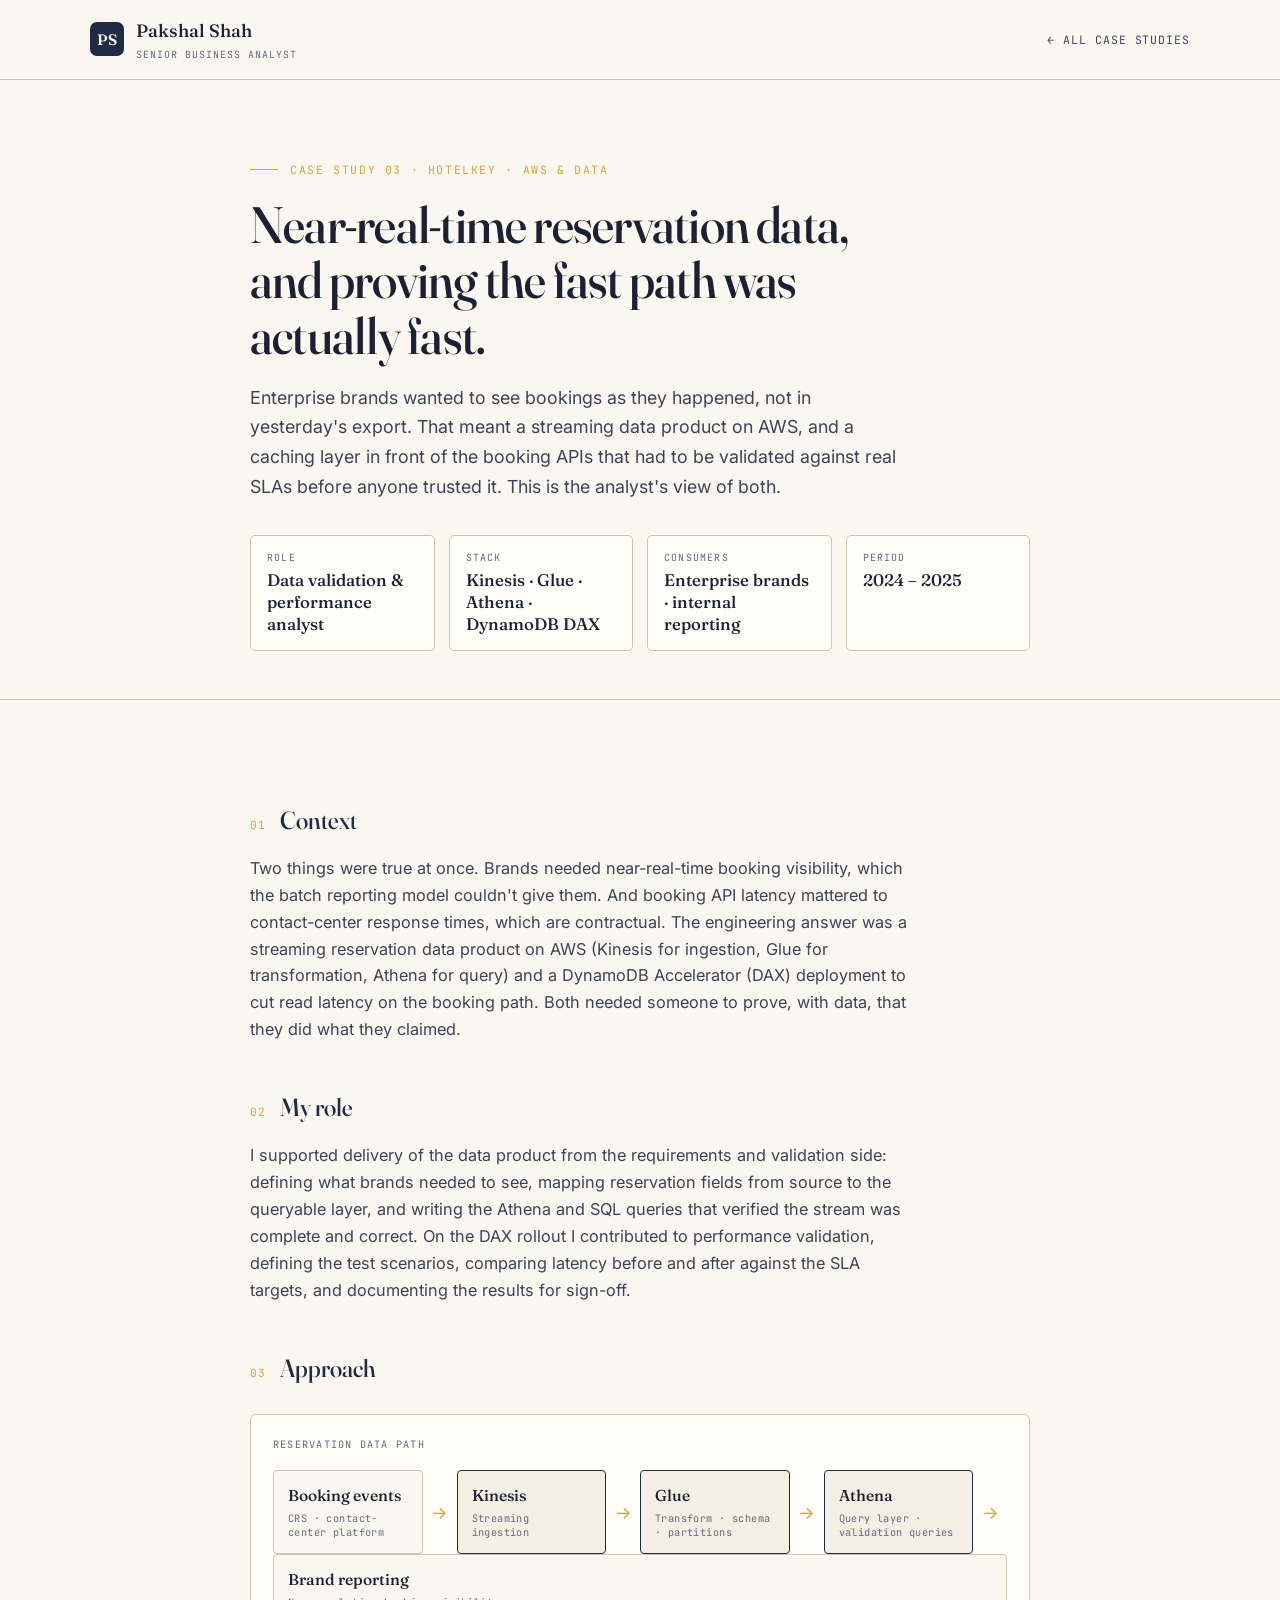
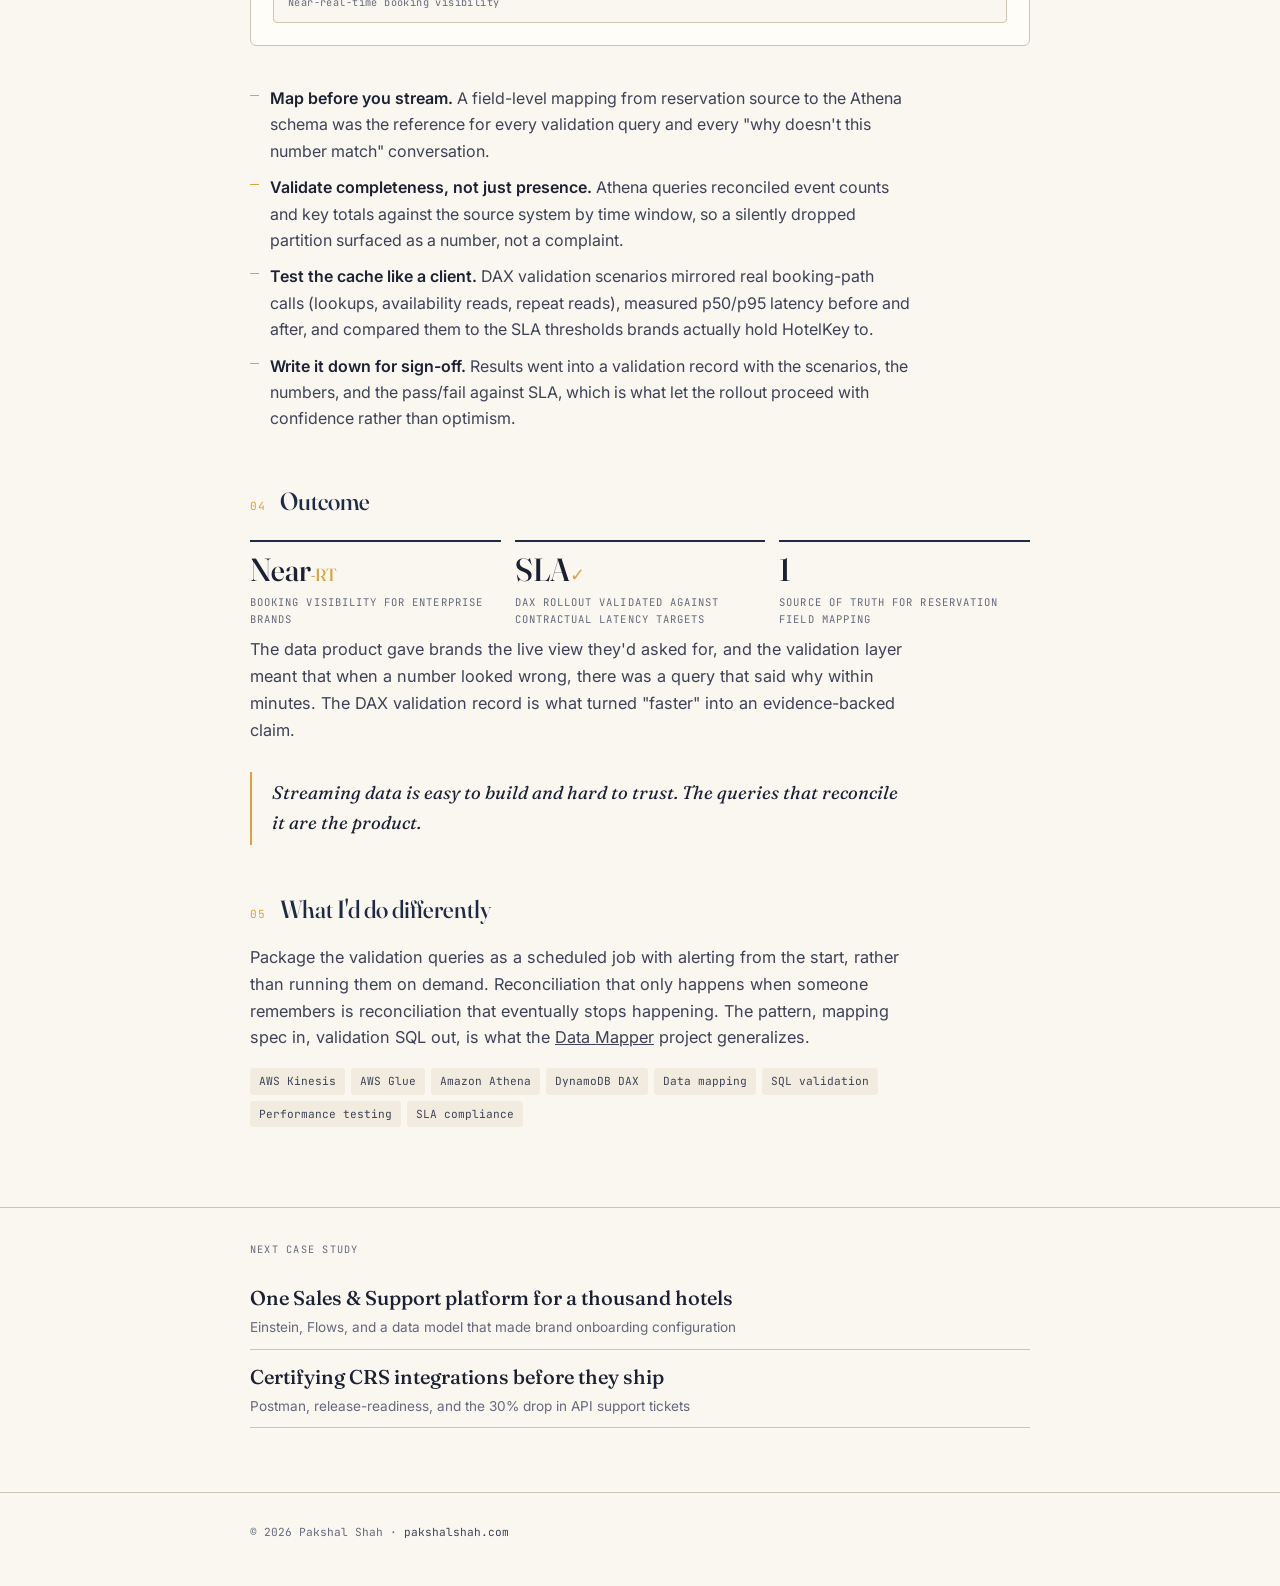
<file: work/aws-reservation-data.html>
<!DOCTYPE html>
<html lang="en">
<head>
<meta charset="UTF-8">
<meta name="viewport" content="width=device-width, initial-scale=1.0">
<title>Case study: Near-real-time reservation data on AWS | Pakshal Shah</title>
<meta name="description" content="Supporting enterprise reservation data products on AWS Kinesis, Glue, and Athena, validating booking data with Athena and SQL, and performance-validating a DynamoDB Accelerator rollout against SLAs.">
<meta property="og:title" content="Case study: Near-real-time reservation data on AWS">
<meta property="og:image" content="https://pakshalshah.com/og.png">
<link rel="icon" href="data:image/svg+xml,%3Csvg xmlns='http://www.w3.org/2000/svg' viewBox='0 0 64 64'%3E%3Crect width='64' height='64' rx='8' fill='%231f2a44'/%3E%3Ctext x='32' y='42' font-family='Georgia,serif' font-size='30' font-weight='600' fill='%23faf7f0' text-anchor='middle'%3EPS%3C/text%3E%3C/svg%3E">
<link rel="preconnect" href="https://fonts.googleapis.com"><link rel="preconnect" href="https://fonts.gstatic.com" crossorigin>
<link href="https://fonts.googleapis.com/css2?family=Fraunces:ital,opsz,wght@0,9..144,400;0,9..144,500;1,9..144,400&family=Inter:wght@400;500;600&family=JetBrains+Mono:wght@400;500&display=swap" rel="stylesheet">
<link rel="stylesheet" href="../case.css">
</head>
<body>
<nav><div class="nav-in">
  <a class="brand" href="../"><span class="mark">PS</span><span class="brand-name">Pakshal Shah<small>Senior Business Analyst</small></span></a>
  <a class="back" href="../#work">← All case studies</a>
</div></nav>

<header class="case-head"><div class="wrap">
  <p class="kicker">Case study 03 · HotelKey · AWS &amp; data</p>
  <h1>Near-real-time reservation data, and proving the fast path was actually fast.</h1>
  <p class="dek">Enterprise brands wanted to see bookings as they happened, not in yesterday's export. That meant a streaming data product on AWS, and a caching layer in front of the booking APIs that had to be validated against real SLAs before anyone trusted it. This is the analyst's view of both.</p>
  <div class="facts">
    <div class="fact"><small>Role</small><b>Data validation &amp; performance analyst</b></div>
    <div class="fact"><small>Stack</small><b>Kinesis · Glue · Athena · DynamoDB DAX</b></div>
    <div class="fact"><small>Consumers</small><b>Enterprise brands · internal reporting</b></div>
    <div class="fact"><small>Period</small><b>2024 – 2025</b></div>
  </div>
</div></header>

<article><div class="wrap">
  <h2><span>01</span>Context</h2>
  <p>Two things were true at once. Brands needed near-real-time booking visibility, which the batch reporting model couldn't give them. And booking API latency mattered to contact-center response times, which are contractual. The engineering answer was a streaming reservation data product on AWS (Kinesis for ingestion, Glue for transformation, Athena for query) and a DynamoDB Accelerator (DAX) deployment to cut read latency on the booking path. Both needed someone to prove, with data, that they did what they claimed.</p>

  <h2><span>02</span>My role</h2>
  <p>I supported delivery of the data product from the requirements and validation side: defining what brands needed to see, mapping reservation fields from source to the queryable layer, and writing the Athena and SQL queries that verified the stream was complete and correct. On the DAX rollout I contributed to performance validation, defining the test scenarios, comparing latency before and after against the SLA targets, and documenting the results for sign-off.</p>

  <h2><span>03</span>Approach</h2>
  <div class="diagram">
    <div class="cap">Reservation data path</div>
    <div class="flow">
      <div class="node"><b>Booking events</b><small>CRS · contact-center platform</small></div>
      <div class="arrow">→</div>
      <div class="node hi"><b>Kinesis</b><small>Streaming ingestion</small></div>
      <div class="arrow">→</div>
      <div class="node hi"><b>Glue</b><small>Transform · schema · partitions</small></div>
      <div class="arrow">→</div>
      <div class="node hi"><b>Athena</b><small>Query layer · validation queries</small></div>
      <div class="arrow">→</div>
      <div class="node"><b>Brand reporting</b><small>Near-real-time booking visibility</small></div>
    </div>
  </div>
  <ul>
    <li><b>Map before you stream.</b> A field-level mapping from reservation source to the Athena schema was the reference for every validation query and every "why doesn't this number match" conversation.</li>
    <li><b>Validate completeness, not just presence.</b> Athena queries reconciled event counts and key totals against the source system by time window, so a silently dropped partition surfaced as a number, not a complaint.</li>
    <li><b>Test the cache like a client.</b> DAX validation scenarios mirrored real booking-path calls (lookups, availability reads, repeat reads), measured p50/p95 latency before and after, and compared them to the SLA thresholds brands actually hold HotelKey to.</li>
    <li><b>Write it down for sign-off.</b> Results went into a validation record with the scenarios, the numbers, and the pass/fail against SLA, which is what let the rollout proceed with confidence rather than optimism.</li>
  </ul>

  <h2><span>04</span>Outcome</h2>
  <div class="results">
    <div class="res"><b>Near<i>-RT</i></b><span>Booking visibility for enterprise brands</span></div>
    <div class="res"><b>SLA<i>✓</i></b><span>DAX rollout validated against contractual latency targets</span></div>
    <div class="res"><b>1</b><span>Source of truth for reservation field mapping</span></div>
  </div>
  <p>The data product gave brands the live view they'd asked for, and the validation layer meant that when a number looked wrong, there was a query that said why within minutes. The DAX validation record is what turned "faster" into an evidence-backed claim.</p>

  <div class="pull">Streaming data is easy to build and hard to trust. The queries that reconcile it are the product.</div>

  <h2><span>05</span>What I'd do differently</h2>
  <p>Package the validation queries as a scheduled job with alerting from the start, rather than running them on demand. Reconciliation that only happens when someone remembers is reconciliation that eventually stops happening. The pattern, mapping spec in, validation SQL out, is what the <a href="../#projects">Data Mapper</a> project generalizes.</p>

  <div class="tags"><span>AWS Kinesis</span><span>AWS Glue</span><span>Amazon Athena</span><span>DynamoDB DAX</span><span>Data mapping</span><span>SQL validation</span><span>Performance testing</span><span>SLA compliance</span></div>
</div></article>

<div class="next"><div class="wrap">
  <div class="cap">Next case study</div>
  <a href="salesforce-sales-support-platform.html">One Sales &amp; Support platform for a thousand hotels<small>Einstein, Flows, and a data model that made brand onboarding configuration</small></a>
  <a href="crs-api-certification.html">Certifying CRS integrations before they ship<small>Postman, release-readiness, and the 30% drop in API support tickets</small></a>
</div></div>

<footer><div class="wrap">© 2026 Pakshal Shah · <a href="../">pakshalshah.com</a></div></footer>
</body>
</html>
</file>
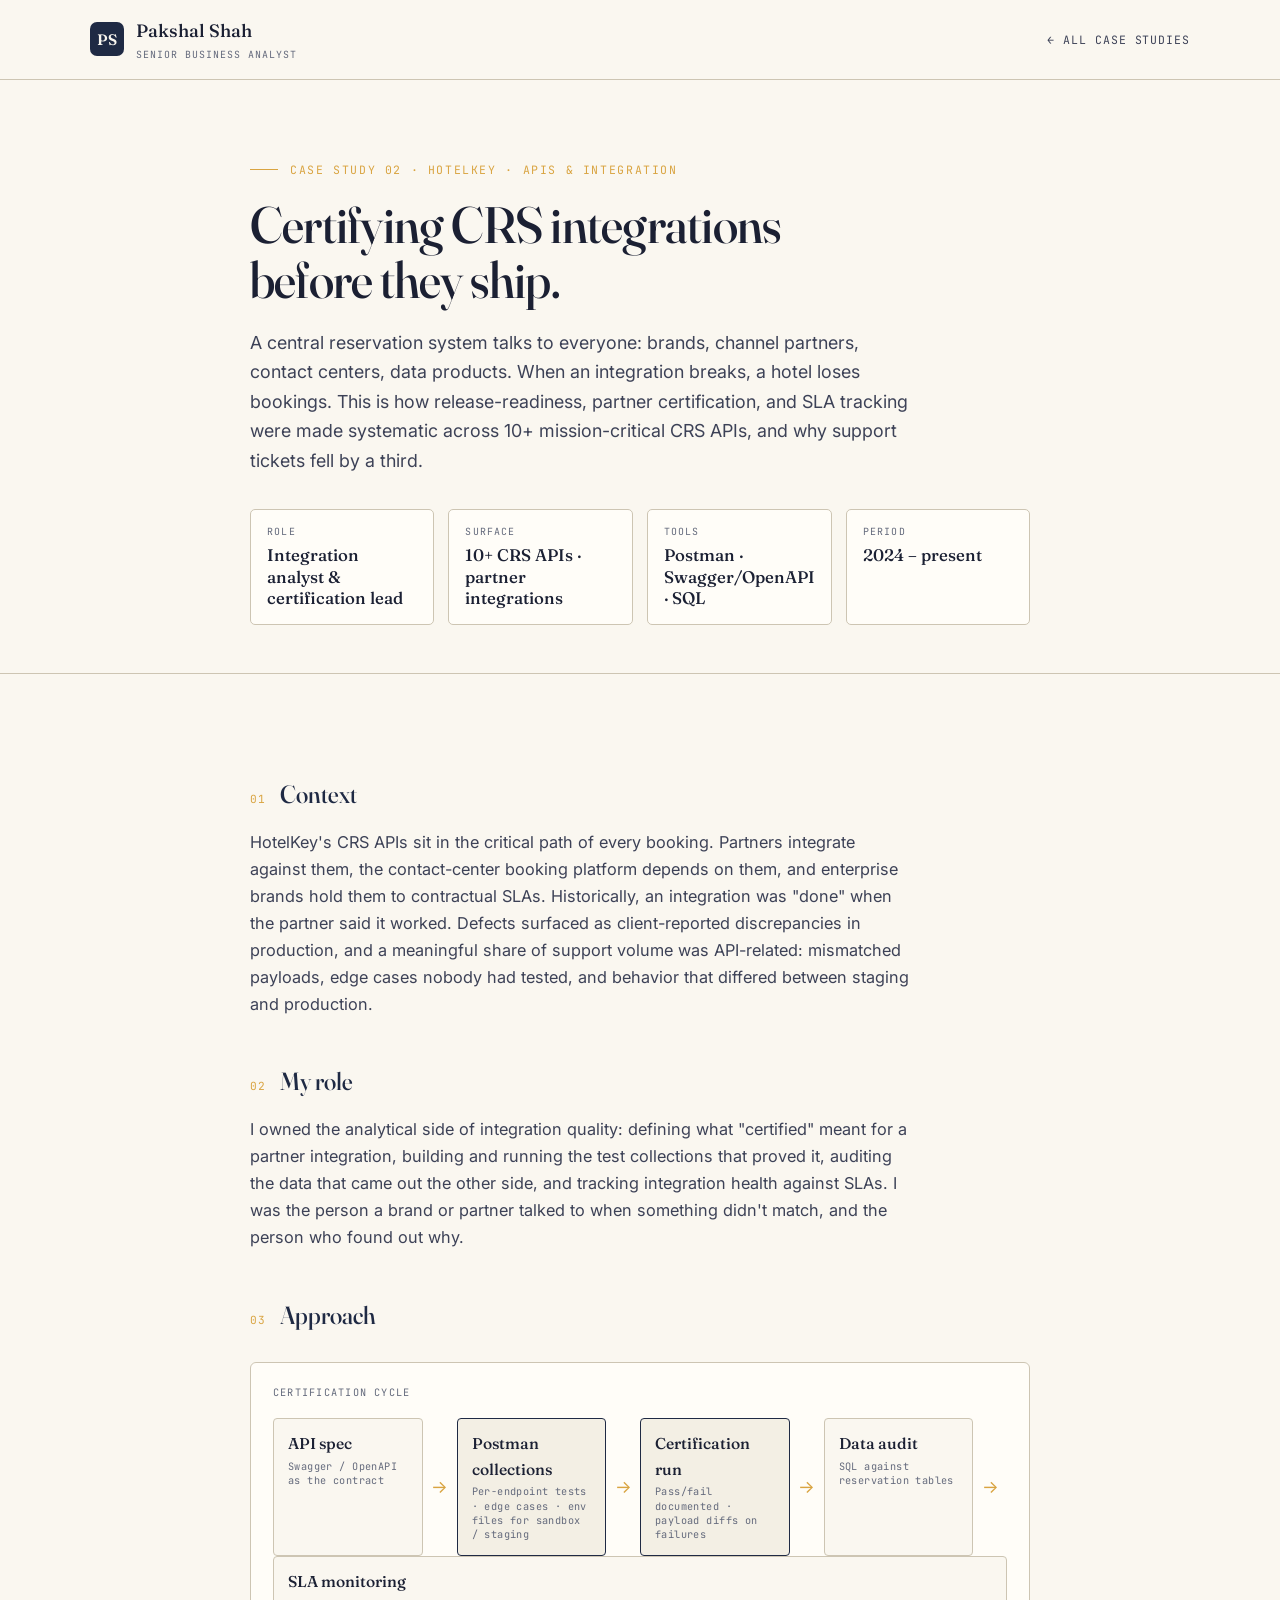
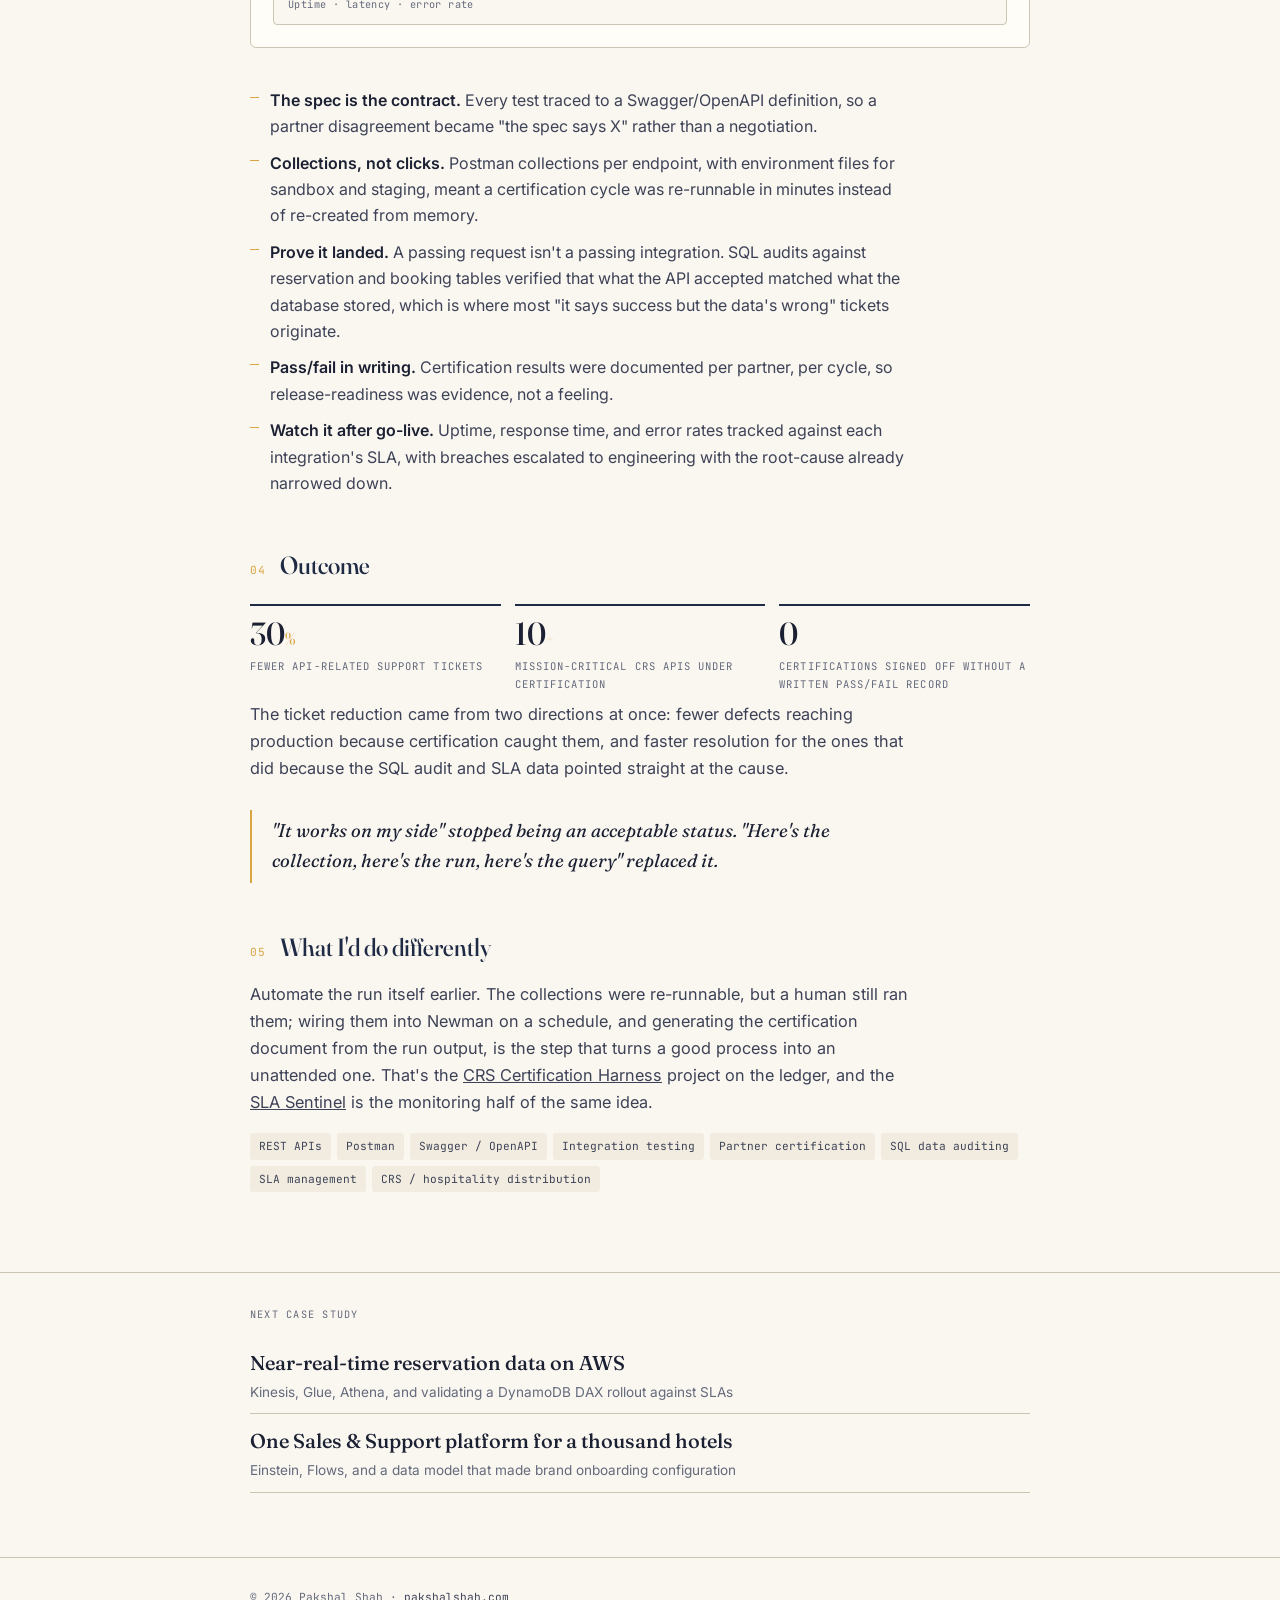
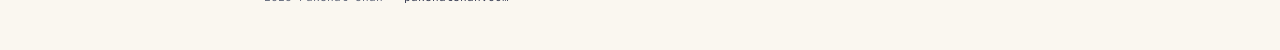
<file: work/crs-api-certification.html>
<!DOCTYPE html>
<html lang="en">
<head>
<meta charset="UTF-8">
<meta name="viewport" content="width=device-width, initial-scale=1.0">
<title>Case study: Certifying CRS integrations before they ship | Pakshal Shah</title>
<meta name="description" content="How integration testing, Postman collections, partner certification cycles, and SLA tracking across 10+ mission-critical CRS APIs cut API-related support tickets by 30%.">
<meta property="og:title" content="Case study: Certifying CRS integrations before they ship">
<meta property="og:image" content="https://pakshalshah.com/og.png">
<link rel="icon" href="data:image/svg+xml,%3Csvg xmlns='http://www.w3.org/2000/svg' viewBox='0 0 64 64'%3E%3Crect width='64' height='64' rx='8' fill='%231f2a44'/%3E%3Ctext x='32' y='42' font-family='Georgia,serif' font-size='30' font-weight='600' fill='%23faf7f0' text-anchor='middle'%3EPS%3C/text%3E%3C/svg%3E">
<link rel="preconnect" href="https://fonts.googleapis.com"><link rel="preconnect" href="https://fonts.gstatic.com" crossorigin>
<link href="https://fonts.googleapis.com/css2?family=Fraunces:ital,opsz,wght@0,9..144,400;0,9..144,500;1,9..144,400&family=Inter:wght@400;500;600&family=JetBrains+Mono:wght@400;500&display=swap" rel="stylesheet">
<link rel="stylesheet" href="../case.css">
</head>
<body>
<nav><div class="nav-in">
  <a class="brand" href="../"><span class="mark">PS</span><span class="brand-name">Pakshal Shah<small>Senior Business Analyst</small></span></a>
  <a class="back" href="../#work">← All case studies</a>
</div></nav>

<header class="case-head"><div class="wrap">
  <p class="kicker">Case study 02 · HotelKey · APIs &amp; integration</p>
  <h1>Certifying CRS integrations before they ship.</h1>
  <p class="dek">A central reservation system talks to everyone: brands, channel partners, contact centers, data products. When an integration breaks, a hotel loses bookings. This is how release-readiness, partner certification, and SLA tracking were made systematic across 10+ mission-critical CRS APIs, and why support tickets fell by a third.</p>
  <div class="facts">
    <div class="fact"><small>Role</small><b>Integration analyst &amp; certification lead</b></div>
    <div class="fact"><small>Surface</small><b>10+ CRS APIs · partner integrations</b></div>
    <div class="fact"><small>Tools</small><b>Postman · Swagger/OpenAPI · SQL</b></div>
    <div class="fact"><small>Period</small><b>2024 – present</b></div>
  </div>
</div></header>

<article><div class="wrap">
  <h2><span>01</span>Context</h2>
  <p>HotelKey's CRS APIs sit in the critical path of every booking. Partners integrate against them, the contact-center booking platform depends on them, and enterprise brands hold them to contractual SLAs. Historically, an integration was "done" when the partner said it worked. Defects surfaced as client-reported discrepancies in production, and a meaningful share of support volume was API-related: mismatched payloads, edge cases nobody had tested, and behavior that differed between staging and production.</p>

  <h2><span>02</span>My role</h2>
  <p>I owned the analytical side of integration quality: defining what "certified" meant for a partner integration, building and running the test collections that proved it, auditing the data that came out the other side, and tracking integration health against SLAs. I was the person a brand or partner talked to when something didn't match, and the person who found out why.</p>

  <h2><span>03</span>Approach</h2>
  <div class="diagram">
    <div class="cap">Certification cycle</div>
    <div class="flow">
      <div class="node"><b>API spec</b><small>Swagger / OpenAPI as the contract</small></div>
      <div class="arrow">→</div>
      <div class="node hi"><b>Postman collections</b><small>Per-endpoint tests · edge cases · env files for sandbox / staging</small></div>
      <div class="arrow">→</div>
      <div class="node hi"><b>Certification run</b><small>Pass/fail documented · payload diffs on failures</small></div>
      <div class="arrow">→</div>
      <div class="node"><b>Data audit</b><small>SQL against reservation tables</small></div>
      <div class="arrow">→</div>
      <div class="node"><b>SLA monitoring</b><small>Uptime · latency · error rate</small></div>
    </div>
  </div>
  <ul>
    <li><b>The spec is the contract.</b> Every test traced to a Swagger/OpenAPI definition, so a partner disagreement became "the spec says X" rather than a negotiation.</li>
    <li><b>Collections, not clicks.</b> Postman collections per endpoint, with environment files for sandbox and staging, meant a certification cycle was re-runnable in minutes instead of re-created from memory.</li>
    <li><b>Prove it landed.</b> A passing request isn't a passing integration. SQL audits against reservation and booking tables verified that what the API accepted matched what the database stored, which is where most "it says success but the data's wrong" tickets originate.</li>
    <li><b>Pass/fail in writing.</b> Certification results were documented per partner, per cycle, so release-readiness was evidence, not a feeling.</li>
    <li><b>Watch it after go-live.</b> Uptime, response time, and error rates tracked against each integration's SLA, with breaches escalated to engineering with the root-cause already narrowed down.</li>
  </ul>

  <h2><span>04</span>Outcome</h2>
  <div class="results">
    <div class="res"><b>30<i>%</i></b><span>Fewer API-related support tickets</span></div>
    <div class="res"><b>10<i>+</i></b><span>Mission-critical CRS APIs under certification</span></div>
    <div class="res"><b>0</b><span>Certifications signed off without a written pass/fail record</span></div>
  </div>
  <p>The ticket reduction came from two directions at once: fewer defects reaching production because certification caught them, and faster resolution for the ones that did because the SQL audit and SLA data pointed straight at the cause.</p>

  <div class="pull">"It works on my side" stopped being an acceptable status. "Here's the collection, here's the run, here's the query" replaced it.</div>

  <h2><span>05</span>What I'd do differently</h2>
  <p>Automate the run itself earlier. The collections were re-runnable, but a human still ran them; wiring them into Newman on a schedule, and generating the certification document from the run output, is the step that turns a good process into an unattended one. That's the <a href="../#projects">CRS Certification Harness</a> project on the ledger, and the <a href="../#projects">SLA Sentinel</a> is the monitoring half of the same idea.</p>

  <div class="tags"><span>REST APIs</span><span>Postman</span><span>Swagger / OpenAPI</span><span>Integration testing</span><span>Partner certification</span><span>SQL data auditing</span><span>SLA management</span><span>CRS / hospitality distribution</span></div>
</div></article>

<div class="next"><div class="wrap">
  <div class="cap">Next case study</div>
  <a href="aws-reservation-data.html">Near-real-time reservation data on AWS<small>Kinesis, Glue, Athena, and validating a DynamoDB DAX rollout against SLAs</small></a>
  <a href="salesforce-sales-support-platform.html">One Sales &amp; Support platform for a thousand hotels<small>Einstein, Flows, and a data model that made brand onboarding configuration</small></a>
</div></div>

<footer><div class="wrap">© 2026 Pakshal Shah · <a href="../">pakshalshah.com</a></div></footer>
</body>
</html>
</file>
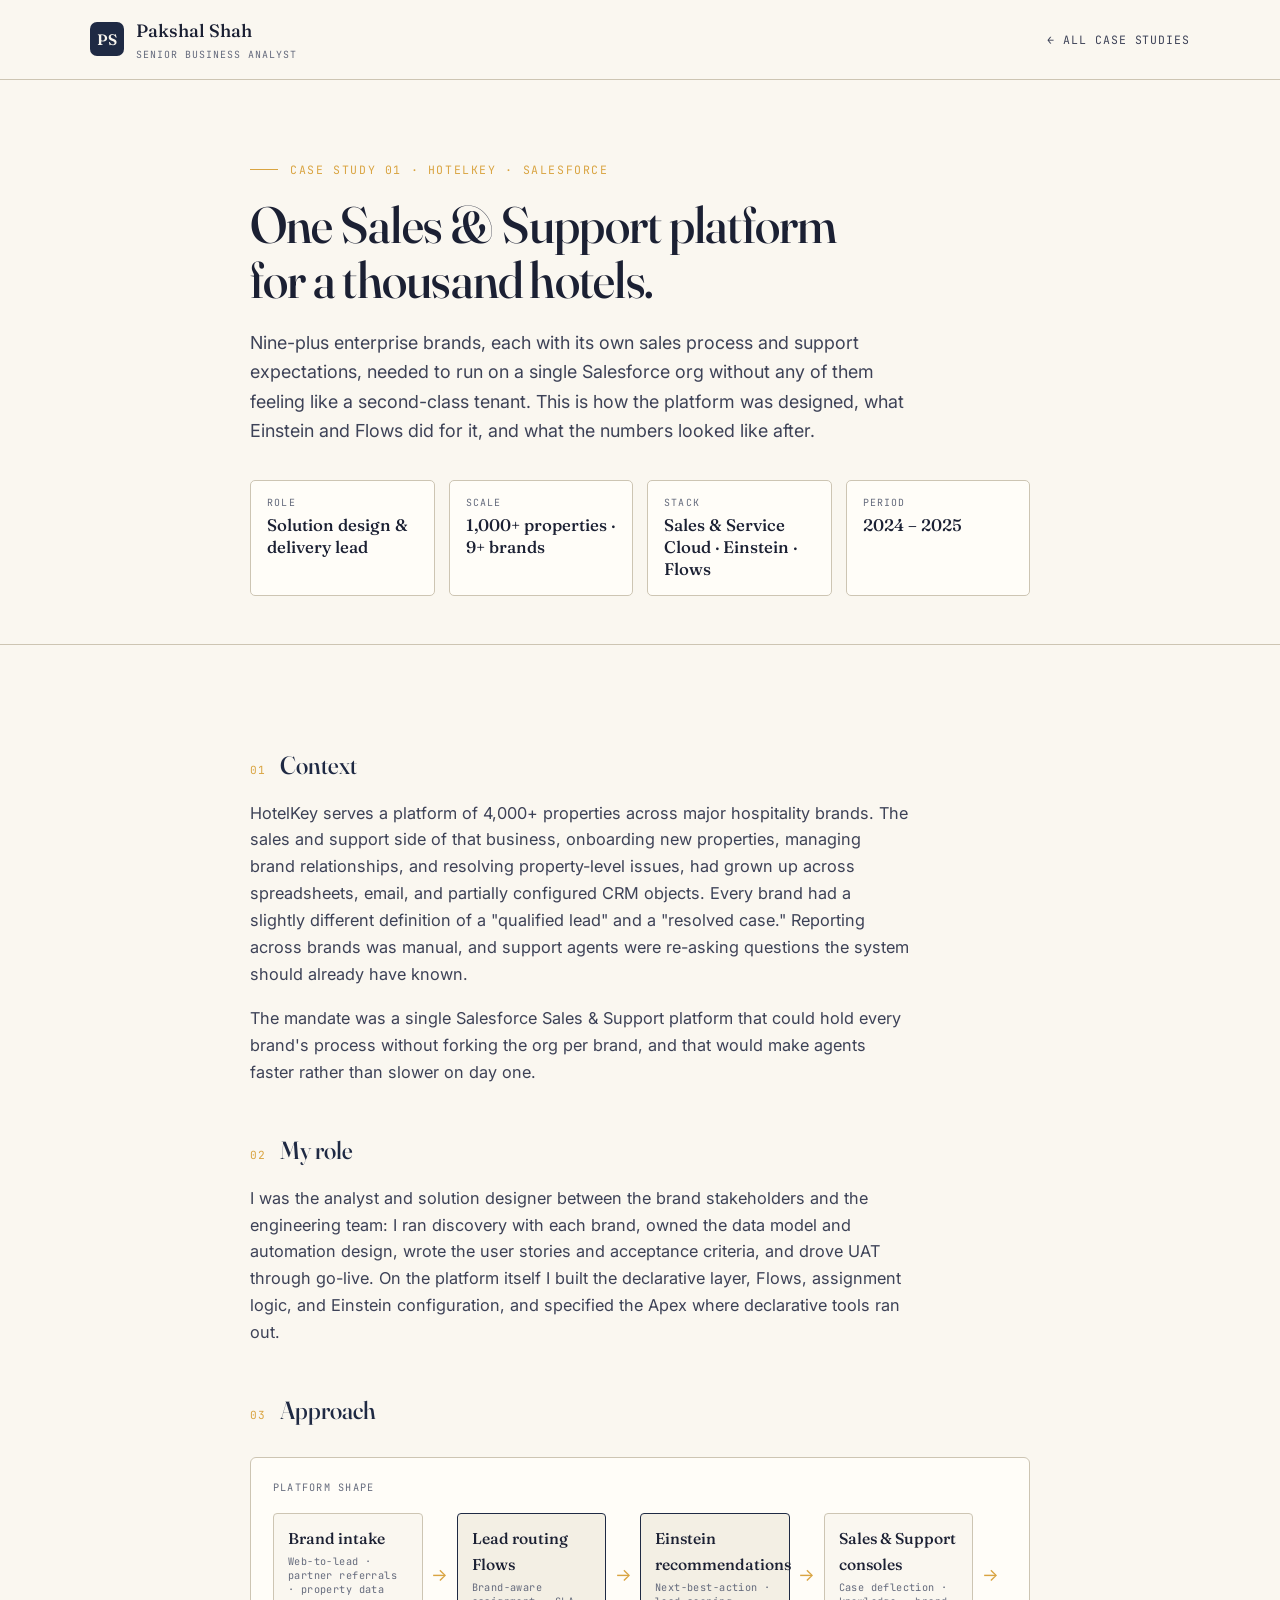
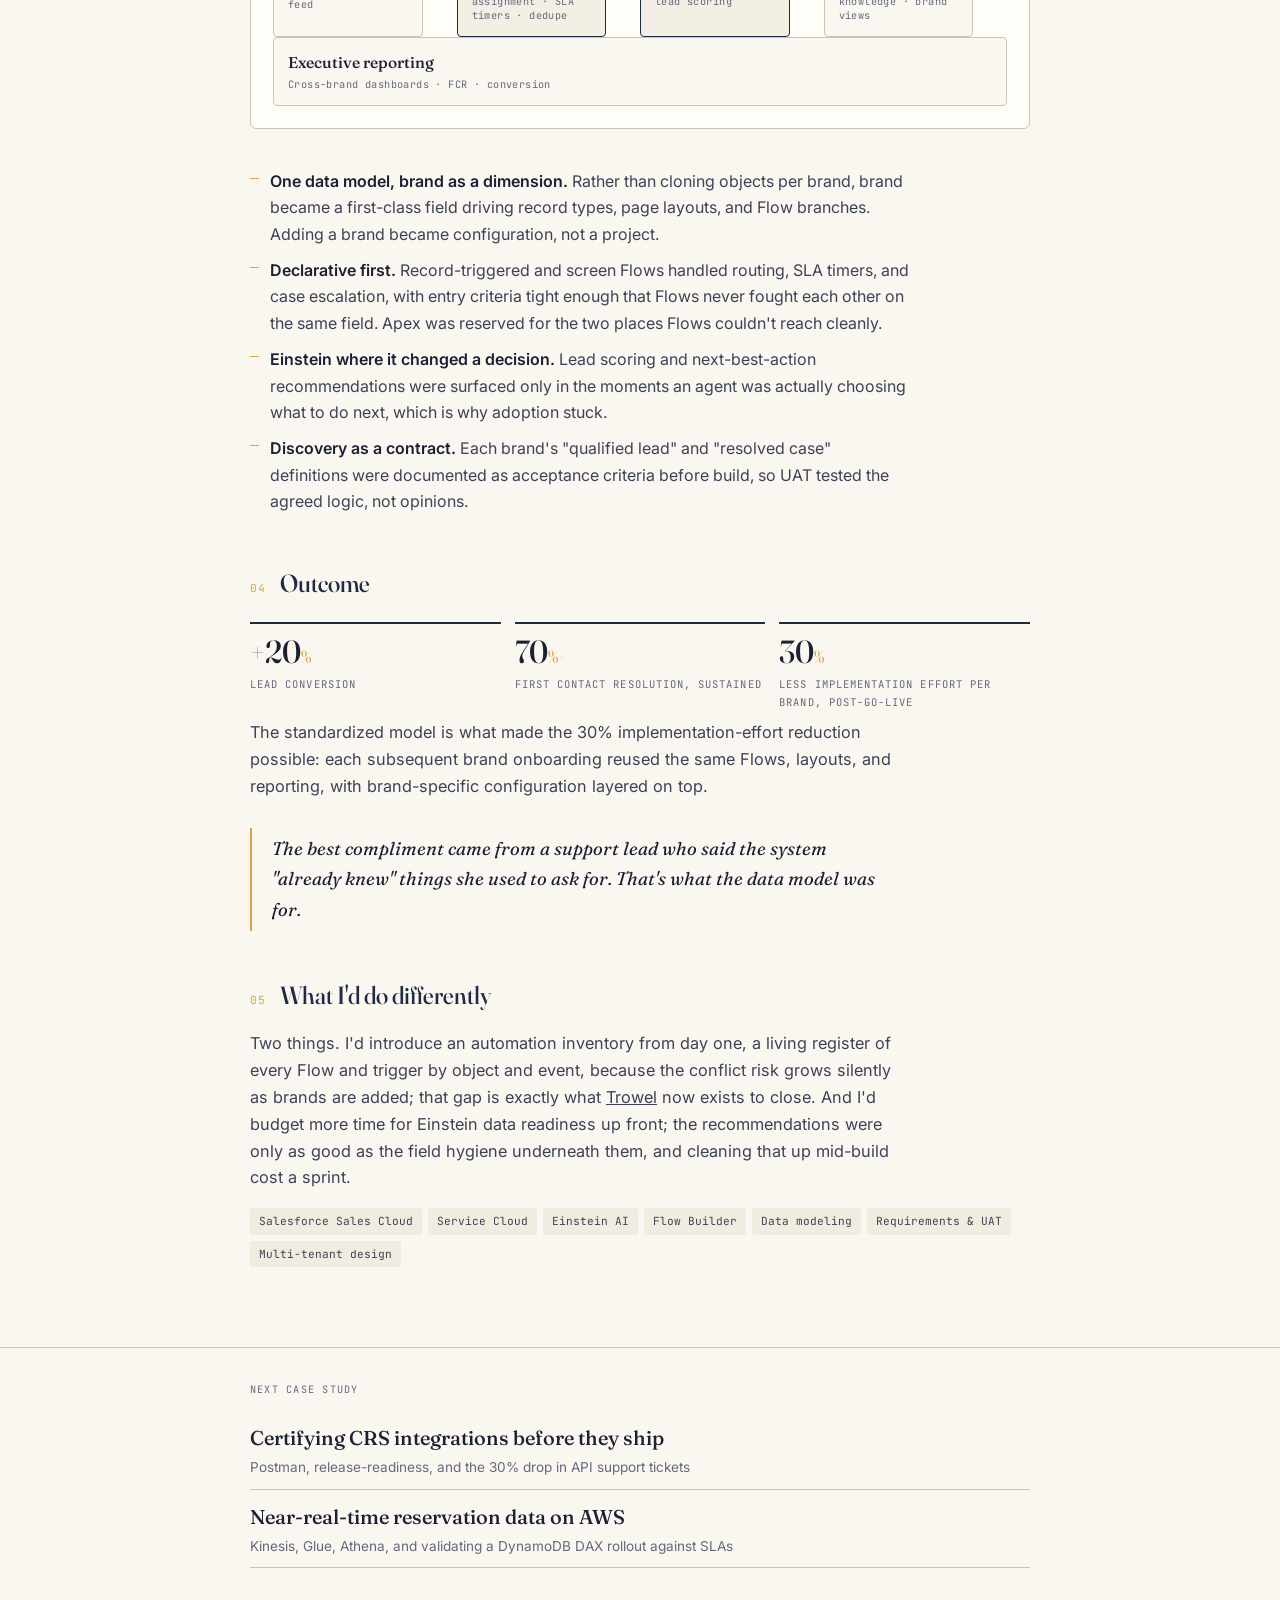
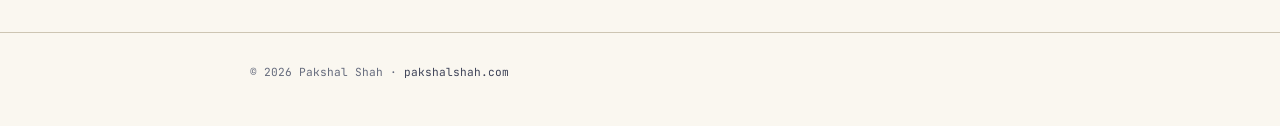
<file: work/salesforce-sales-support-platform.html>
<!DOCTYPE html>
<html lang="en">
<head>
<meta charset="UTF-8">
<meta name="viewport" content="width=device-width, initial-scale=1.0">
<title>Case study: Salesforce Sales & Support platform for 1,000+ hotel properties | Pakshal Shah</title>
<meta name="description" content="How I architected a Salesforce Sales & Support platform on Einstein AI and automated Flows for a multi-brand hotel platform: +20% lead conversion, First Contact Resolution above 70%.">
<meta property="og:title" content="Case study: Salesforce Sales & Support platform for 1,000+ hotel properties">
<meta property="og:image" content="https://pakshalshah.com/og.png">
<link rel="icon" href="data:image/svg+xml,%3Csvg xmlns='http://www.w3.org/2000/svg' viewBox='0 0 64 64'%3E%3Crect width='64' height='64' rx='8' fill='%231f2a44'/%3E%3Ctext x='32' y='42' font-family='Georgia,serif' font-size='30' font-weight='600' fill='%23faf7f0' text-anchor='middle'%3EPS%3C/text%3E%3C/svg%3E">
<link rel="preconnect" href="https://fonts.googleapis.com"><link rel="preconnect" href="https://fonts.gstatic.com" crossorigin>
<link href="https://fonts.googleapis.com/css2?family=Fraunces:ital,opsz,wght@0,9..144,400;0,9..144,500;1,9..144,400&family=Inter:wght@400;500;600&family=JetBrains+Mono:wght@400;500&display=swap" rel="stylesheet">
<link rel="stylesheet" href="../case.css">
</head>
<body>
<nav><div class="nav-in">
  <a class="brand" href="../"><span class="mark">PS</span><span class="brand-name">Pakshal Shah<small>Senior Business Analyst</small></span></a>
  <a class="back" href="../#work">← All case studies</a>
</div></nav>

<header class="case-head"><div class="wrap">
  <p class="kicker">Case study 01 · HotelKey · Salesforce</p>
  <h1>One Sales &amp; Support platform for a thousand hotels.</h1>
  <p class="dek">Nine-plus enterprise brands, each with its own sales process and support expectations, needed to run on a single Salesforce org without any of them feeling like a second-class tenant. This is how the platform was designed, what Einstein and Flows did for it, and what the numbers looked like after.</p>
  <div class="facts">
    <div class="fact"><small>Role</small><b>Solution design &amp; delivery lead</b></div>
    <div class="fact"><small>Scale</small><b>1,000+ properties · 9+ brands</b></div>
    <div class="fact"><small>Stack</small><b>Sales &amp; Service Cloud · Einstein · Flows</b></div>
    <div class="fact"><small>Period</small><b>2024 – 2025</b></div>
  </div>
</div></header>

<article><div class="wrap">
  <h2><span>01</span>Context</h2>
  <p>HotelKey serves a platform of 4,000+ properties across major hospitality brands. The sales and support side of that business, onboarding new properties, managing brand relationships, and resolving property-level issues, had grown up across spreadsheets, email, and partially configured CRM objects. Every brand had a slightly different definition of a "qualified lead" and a "resolved case." Reporting across brands was manual, and support agents were re-asking questions the system should already have known.</p>
  <p>The mandate was a single Salesforce Sales &amp; Support platform that could hold every brand's process without forking the org per brand, and that would make agents faster rather than slower on day one.</p>

  <h2><span>02</span>My role</h2>
  <p>I was the analyst and solution designer between the brand stakeholders and the engineering team: I ran discovery with each brand, owned the data model and automation design, wrote the user stories and acceptance criteria, and drove UAT through go-live. On the platform itself I built the declarative layer, Flows, assignment logic, and Einstein configuration, and specified the Apex where declarative tools ran out.</p>

  <h2><span>03</span>Approach</h2>
  <div class="diagram">
    <div class="cap">Platform shape</div>
    <div class="flow">
      <div class="node"><b>Brand intake</b><small>Web-to-lead · partner referrals · property data feed</small></div>
      <div class="arrow">→</div>
      <div class="node hi"><b>Lead routing Flows</b><small>Brand-aware assignment · SLA timers · dedupe</small></div>
      <div class="arrow">→</div>
      <div class="node hi"><b>Einstein recommendations</b><small>Next-best-action · lead scoring</small></div>
      <div class="arrow">→</div>
      <div class="node"><b>Sales &amp; Support consoles</b><small>Case deflection · knowledge · brand views</small></div>
      <div class="arrow">→</div>
      <div class="node"><b>Executive reporting</b><small>Cross-brand dashboards · FCR · conversion</small></div>
    </div>
  </div>
  <ul>
    <li><b>One data model, brand as a dimension.</b> Rather than cloning objects per brand, brand became a first-class field driving record types, page layouts, and Flow branches. Adding a brand became configuration, not a project.</li>
    <li><b>Declarative first.</b> Record-triggered and screen Flows handled routing, SLA timers, and case escalation, with entry criteria tight enough that Flows never fought each other on the same field. Apex was reserved for the two places Flows couldn't reach cleanly.</li>
    <li><b>Einstein where it changed a decision.</b> Lead scoring and next-best-action recommendations were surfaced only in the moments an agent was actually choosing what to do next, which is why adoption stuck.</li>
    <li><b>Discovery as a contract.</b> Each brand's "qualified lead" and "resolved case" definitions were documented as acceptance criteria before build, so UAT tested the agreed logic, not opinions.</li>
  </ul>

  <h2><span>04</span>Outcome</h2>
  <div class="results">
    <div class="res"><b>+20<i>%</i></b><span>Lead conversion</span></div>
    <div class="res"><b>70<i>%+</i></b><span>First Contact Resolution, sustained</span></div>
    <div class="res"><b>30<i>%</i></b><span>Less implementation effort per brand, post-go-live</span></div>
  </div>
  <p>The standardized model is what made the 30% implementation-effort reduction possible: each subsequent brand onboarding reused the same Flows, layouts, and reporting, with brand-specific configuration layered on top.</p>

  <div class="pull">The best compliment came from a support lead who said the system "already knew" things she used to ask for. That's what the data model was for.</div>

  <h2><span>05</span>What I'd do differently</h2>
  <p>Two things. I'd introduce an automation inventory from day one, a living register of every Flow and trigger by object and event, because the conflict risk grows silently as brands are added; that gap is exactly what <a href="../#projects">Trowel</a> now exists to close. And I'd budget more time for Einstein data readiness up front; the recommendations were only as good as the field hygiene underneath them, and cleaning that up mid-build cost a sprint.</p>

  <div class="tags"><span>Salesforce Sales Cloud</span><span>Service Cloud</span><span>Einstein AI</span><span>Flow Builder</span><span>Data modeling</span><span>Requirements &amp; UAT</span><span>Multi-tenant design</span></div>
</div></article>

<div class="next"><div class="wrap">
  <div class="cap">Next case study</div>
  <a href="crs-api-certification.html">Certifying CRS integrations before they ship<small>Postman, release-readiness, and the 30% drop in API support tickets</small></a>
  <a href="aws-reservation-data.html">Near-real-time reservation data on AWS<small>Kinesis, Glue, Athena, and validating a DynamoDB DAX rollout against SLAs</small></a>
</div></div>

<footer><div class="wrap">© 2026 Pakshal Shah · <a href="../">pakshalshah.com</a></div></footer>
</body>
</html>
</file>
<file: case.css>
/* Shared stylesheet for case-study pages — matches index.html palette and type */
:root{
  --ink:#1b2033;--ink-2:#3d4257;--ink-3:#646a7c;
  --paper:#faf7f0;--paper-2:#f1ecdf;--rule:#cdc5b3;
  --green:#1f2a44;--green-2:#2b3a5e;--brass:#d9a441;
  --serif:'Fraunces',Georgia,'Times New Roman',serif;
  --sans:'Inter',-apple-system,'Segoe UI',sans-serif;
  --mono:'JetBrains Mono','SF Mono',Menlo,monospace;
}
*{margin:0;padding:0;box-sizing:border-box}
html{scroll-behavior:smooth}
body{background:var(--paper);color:var(--ink);font-family:var(--sans);font-size:16px;line-height:1.65;-webkit-font-smoothing:antialiased;}
::selection{background:var(--green);color:var(--paper)}
a{color:inherit}

nav{position:sticky;top:0;z-index:50;background:rgba(250,247,240,.92);backdrop-filter:blur(10px);border-bottom:1px solid var(--rule)}
.nav-in{max-width:1180px;margin:0 auto;padding:16px 40px;display:flex;align-items:center;justify-content:space-between}
.brand{display:flex;align-items:center;gap:12px;text-decoration:none}
.mark{width:34px;height:34px;border-radius:7px;background:var(--green);color:var(--paper);font-family:var(--serif);font-weight:600;font-size:.95rem;display:grid;place-items:center}
.brand-name{font-family:var(--serif);font-size:1.12rem;font-weight:500}
.brand-name small{display:block;font-family:var(--mono);font-size:.62rem;letter-spacing:.1em;text-transform:uppercase;color:var(--ink-3);font-weight:400;margin-top:1px}
.back{font-family:var(--mono);font-size:.72rem;letter-spacing:.08em;text-transform:uppercase;color:var(--ink-2);text-decoration:none}
.back:hover{color:var(--green)}

.wrap{max-width:860px;margin:0 auto;padding:0 40px}
.case-head{padding:80px 0 48px;border-bottom:1px solid var(--rule)}
.kicker{font-family:var(--mono);font-size:.72rem;letter-spacing:.14em;text-transform:uppercase;color:var(--brass);margin-bottom:18px;display:flex;align-items:center;gap:12px}
.kicker::before{content:"";width:28px;height:1px;background:var(--brass)}
h1{font-family:var(--serif);font-weight:500;font-size:clamp(2rem,4.4vw,3.2rem);line-height:1.08;letter-spacing:-.015em;font-variation-settings:'opsz' 144;max-width:20ch}
.dek{margin-top:20px;font-size:1.12rem;color:var(--ink-2);max-width:60ch}
.facts{margin-top:34px;display:grid;grid-template-columns:repeat(4,1fr);gap:14px}
.fact{border:1px solid var(--rule);background:#fffdf8;border-radius:5px;padding:14px 16px}
.fact small{font-family:var(--mono);font-size:.62rem;letter-spacing:.12em;text-transform:uppercase;color:var(--ink-3);display:block;margin-bottom:4px}
.fact b{font-family:var(--serif);font-weight:500;font-size:1.05rem;display:block;line-height:1.3}
@media(max-width:760px){.facts{grid-template-columns:repeat(2,1fr)}}

article{padding:56px 0 80px}
article h2{font-family:var(--serif);font-weight:500;font-size:1.55rem;margin:44px 0 14px;font-variation-settings:'opsz' 144;color:var(--green);display:flex;align-items:baseline;gap:14px}
article h2 span{font-family:var(--mono);font-size:.7rem;color:var(--brass);font-weight:400;letter-spacing:.1em}
article p{color:var(--ink-2);font-size:1.02rem;margin-bottom:1.05em;max-width:66ch}
article p strong{color:var(--ink);font-weight:600}
article ul{list-style:none;margin:0 0 1.2em;max-width:66ch}
article li{position:relative;padding:5px 0 5px 20px;color:var(--ink-2)}
article li::before{content:"";position:absolute;left:0;top:15px;width:9px;height:1px;background:var(--brass)}
article li b{color:var(--ink);font-weight:600}
.pull{border-left:2px solid var(--brass);padding:6px 0 6px 20px;margin:28px 0;font-family:var(--serif);font-style:italic;font-size:1.15rem;color:var(--ink);max-width:54ch}

/* simple flow diagram */
.diagram{margin:26px 0 34px;border:1px solid var(--rule);background:#fffdf8;border-radius:6px;padding:22px}
.diagram .cap{font-family:var(--mono);font-size:.64rem;letter-spacing:.12em;text-transform:uppercase;color:var(--ink-3);margin-bottom:16px}
.flow{display:flex;align-items:stretch;gap:0;flex-wrap:wrap}
.node{flex:1 1 140px;border:1px solid var(--rule);background:var(--paper);border-radius:4px;padding:12px 14px;min-width:140px}
.node b{display:block;font-family:var(--serif);font-weight:500;font-size:.98rem;margin-bottom:3px}
.node small{font-family:var(--mono);font-size:.64rem;color:var(--ink-3);letter-spacing:.04em;line-height:1.4;display:block}
.node.hi{border-color:var(--green);background:#f3efe4}
.arrow{display:flex;align-items:center;justify-content:center;width:34px;color:var(--brass);font-size:1.1rem;flex:0 0 34px}
@media(max-width:760px){.flow{flex-direction:column}.arrow{width:auto;height:26px;transform:rotate(90deg)}}

.results{display:grid;grid-template-columns:repeat(3,1fr);gap:14px;margin:18px 0 8px}
.res{border-top:2px solid var(--green);padding-top:12px}
.res b{font-family:var(--serif);font-weight:500;font-size:2rem;line-height:1;display:block;font-variation-settings:'opsz' 144}
.res b i{font-style:normal;color:var(--brass);font-size:1.1rem}
.res span{font-family:var(--mono);font-size:.66rem;letter-spacing:.1em;text-transform:uppercase;color:var(--ink-3);display:block;margin-top:8px}
@media(max-width:760px){.results{grid-template-columns:1fr}}

.tags{display:flex;flex-wrap:wrap;gap:6px;margin-top:8px}
.tags span{font-family:var(--mono);font-size:.7rem;padding:4px 9px;background:var(--paper-2);border-radius:3px;color:var(--ink-2)}

.next{border-top:1px solid var(--rule);padding:34px 0 64px}
.next .cap{font-family:var(--mono);font-size:.64rem;letter-spacing:.12em;text-transform:uppercase;color:var(--ink-3);margin-bottom:12px}
.next a{display:block;text-decoration:none;font-family:var(--serif);font-size:1.25rem;font-weight:500;color:var(--ink);padding:10px 0;border-bottom:1px solid var(--rule)}
.next a:hover{color:var(--green)}
.next a small{display:block;font-family:var(--sans);font-size:.85rem;color:var(--ink-3);font-weight:400;margin-top:2px}

footer{padding:30px 0 44px;border-top:1px solid var(--rule);font-family:var(--mono);font-size:.7rem;color:var(--ink-3)}
footer a{color:var(--ink-2);text-decoration:none}
</file>
